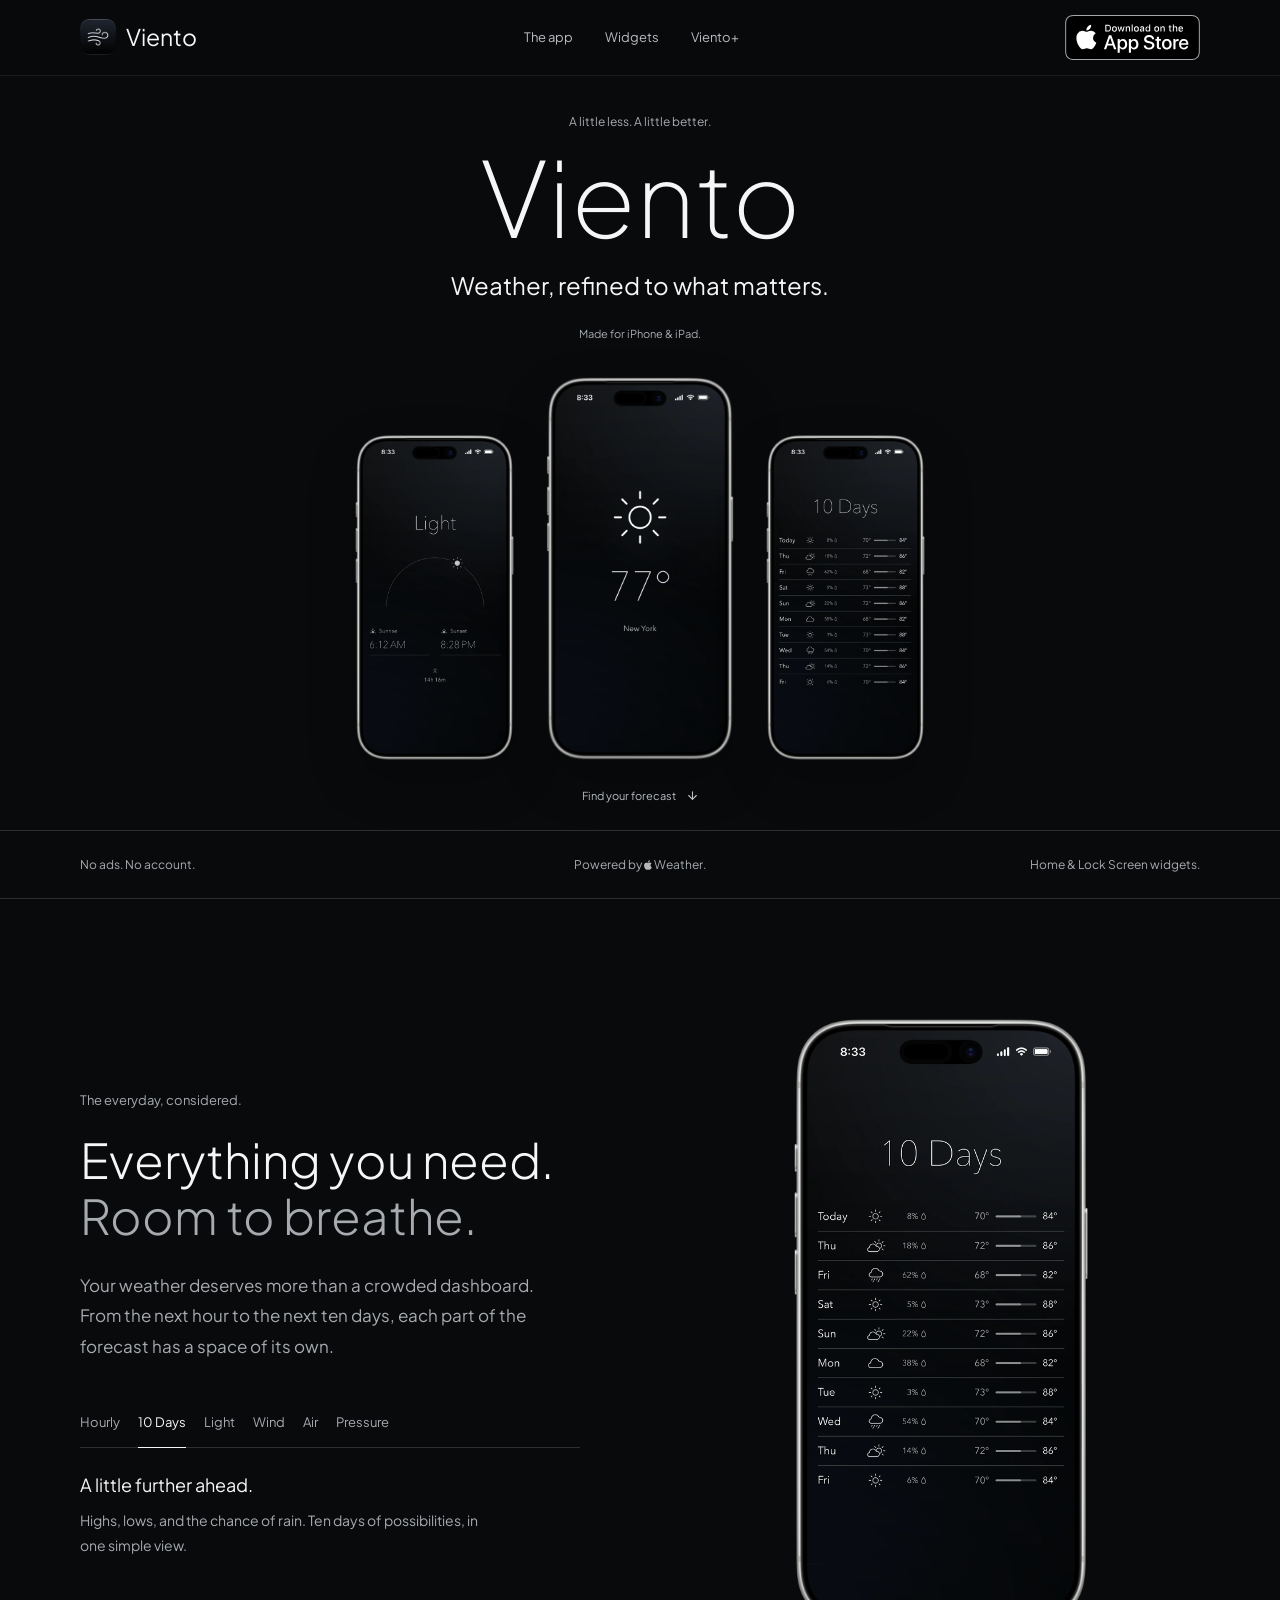
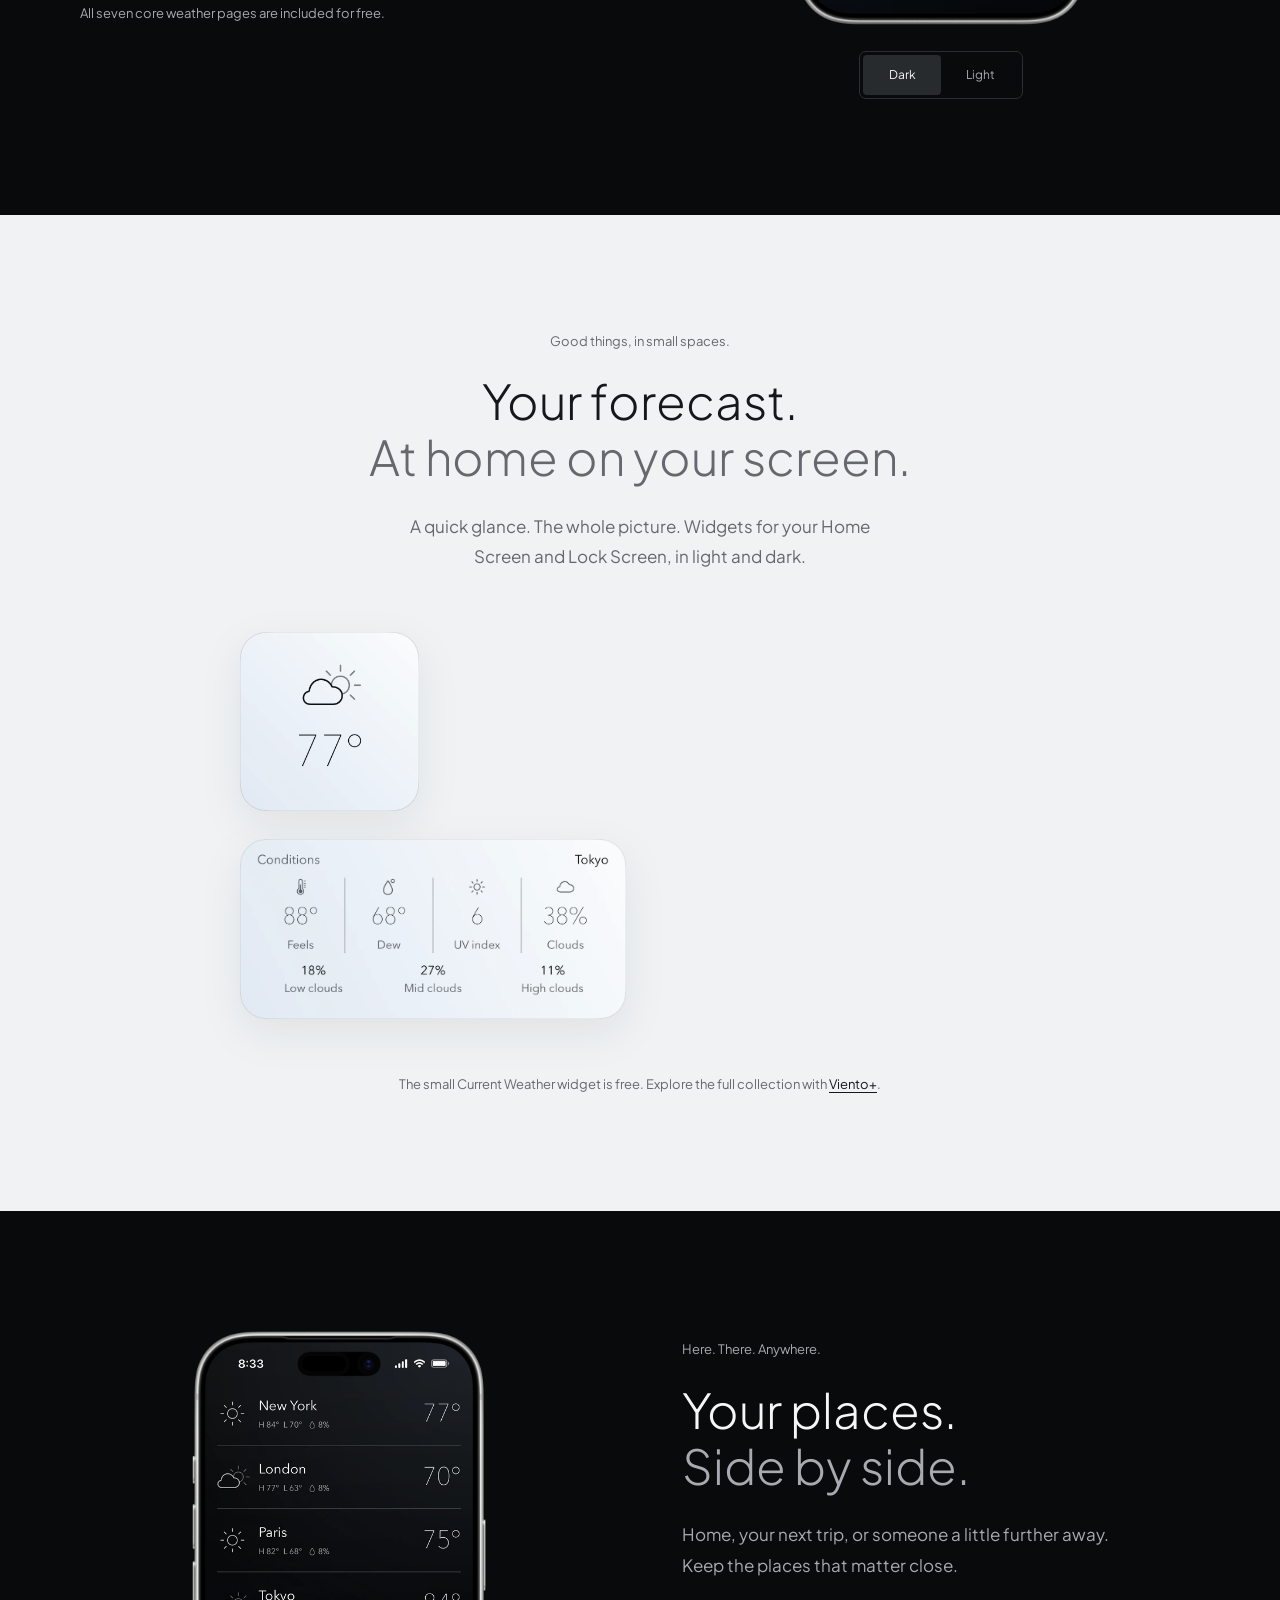
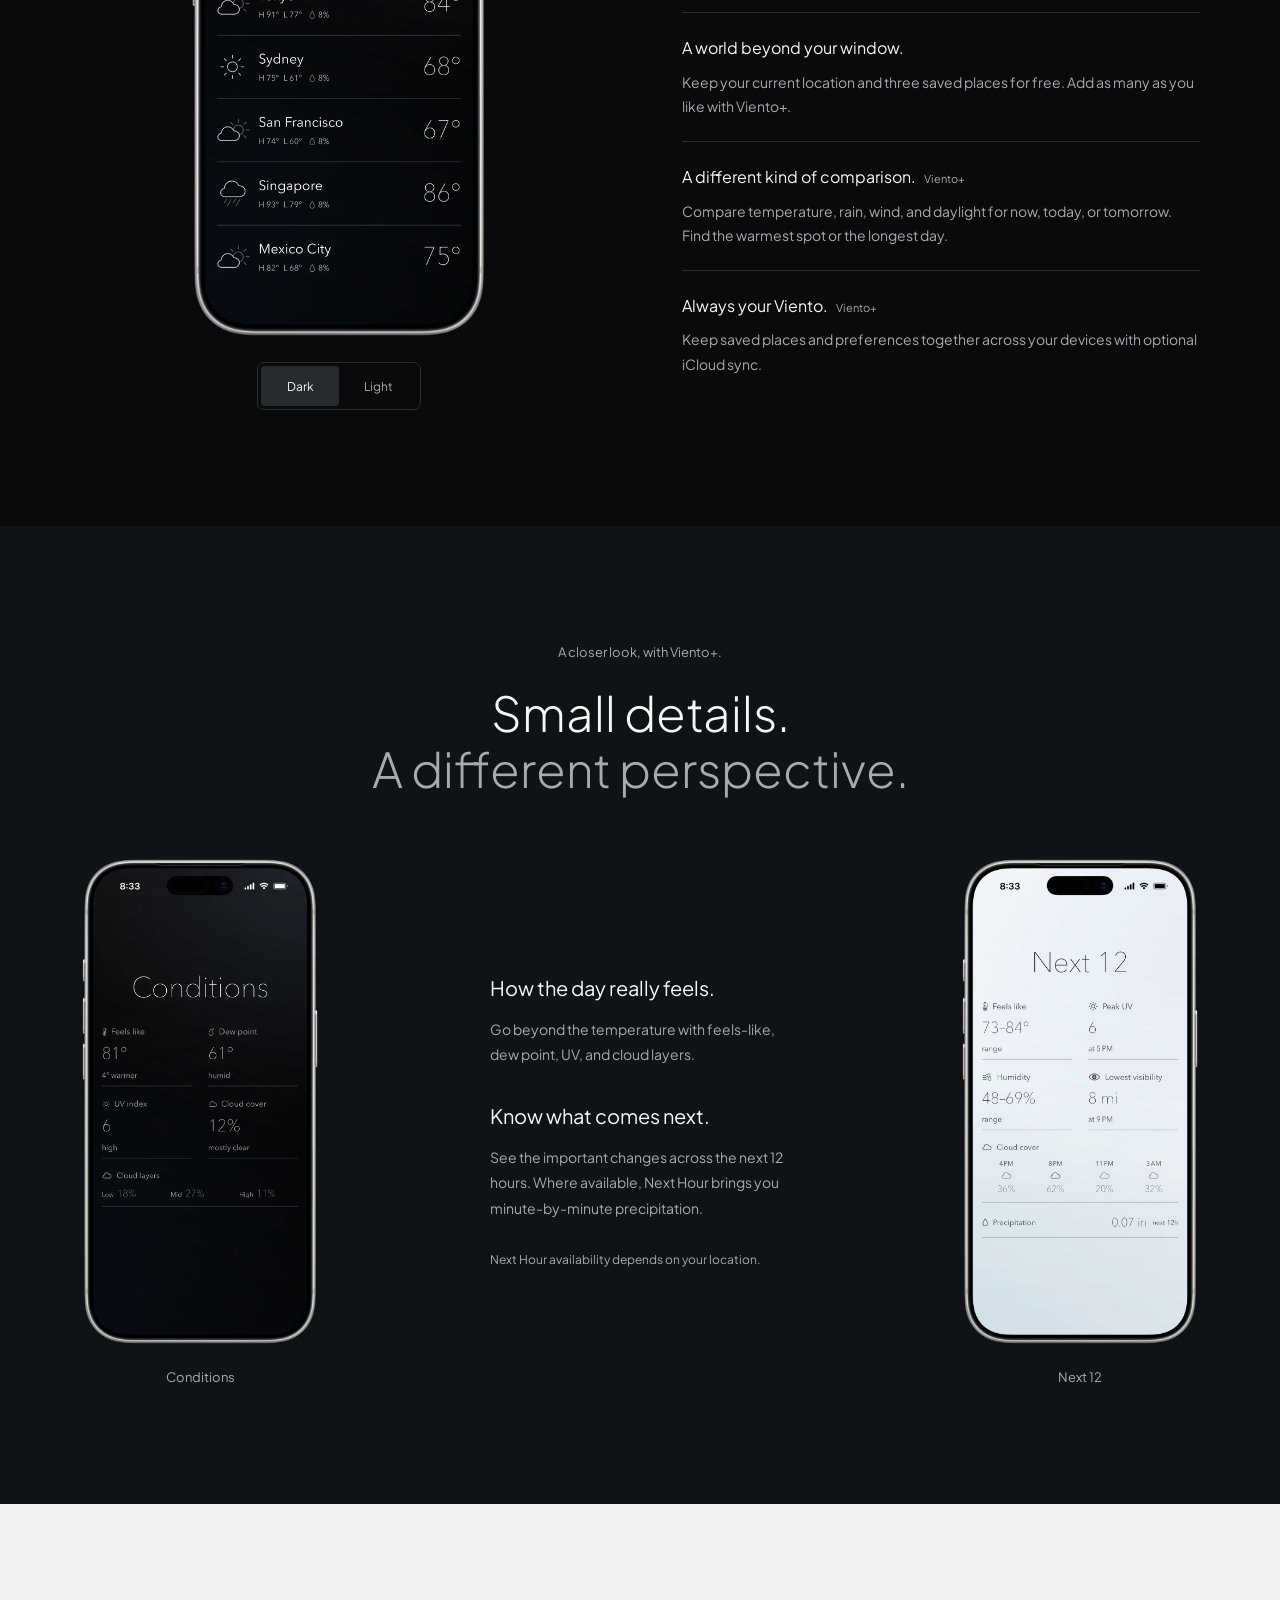
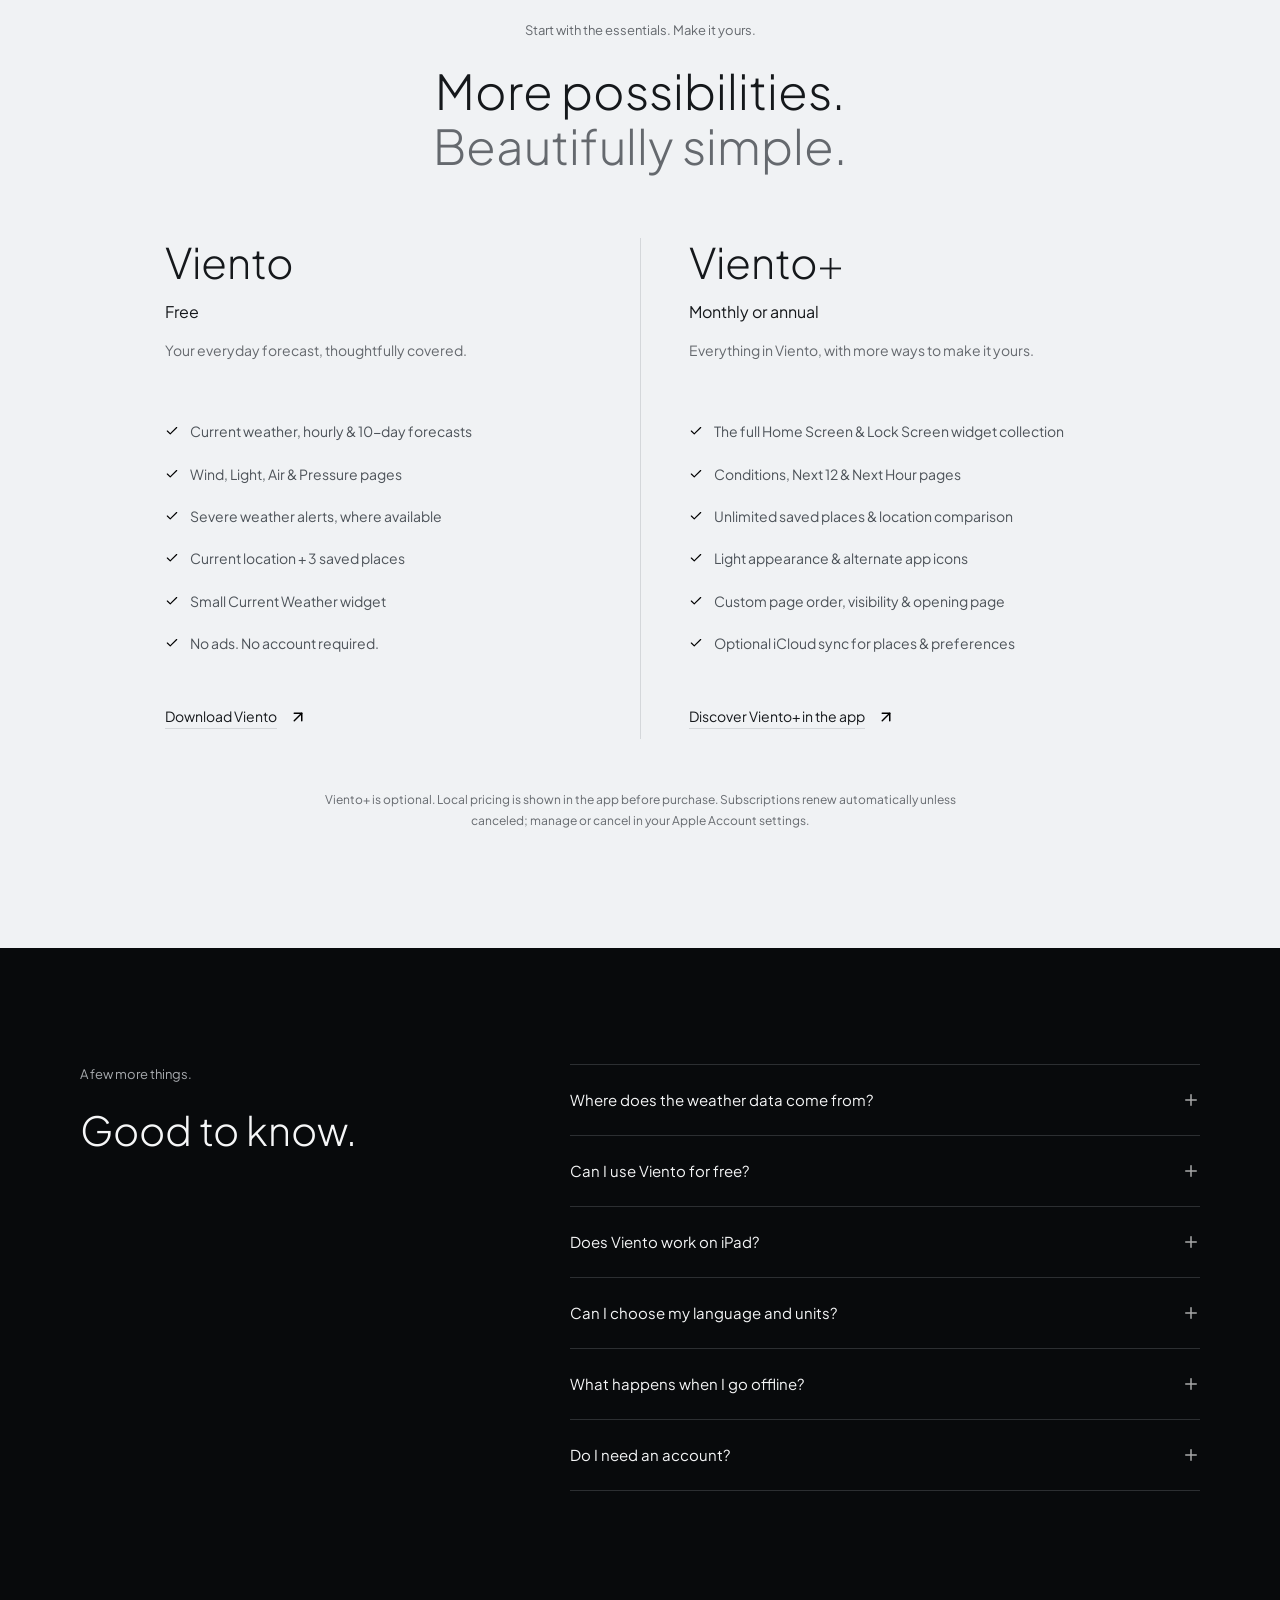
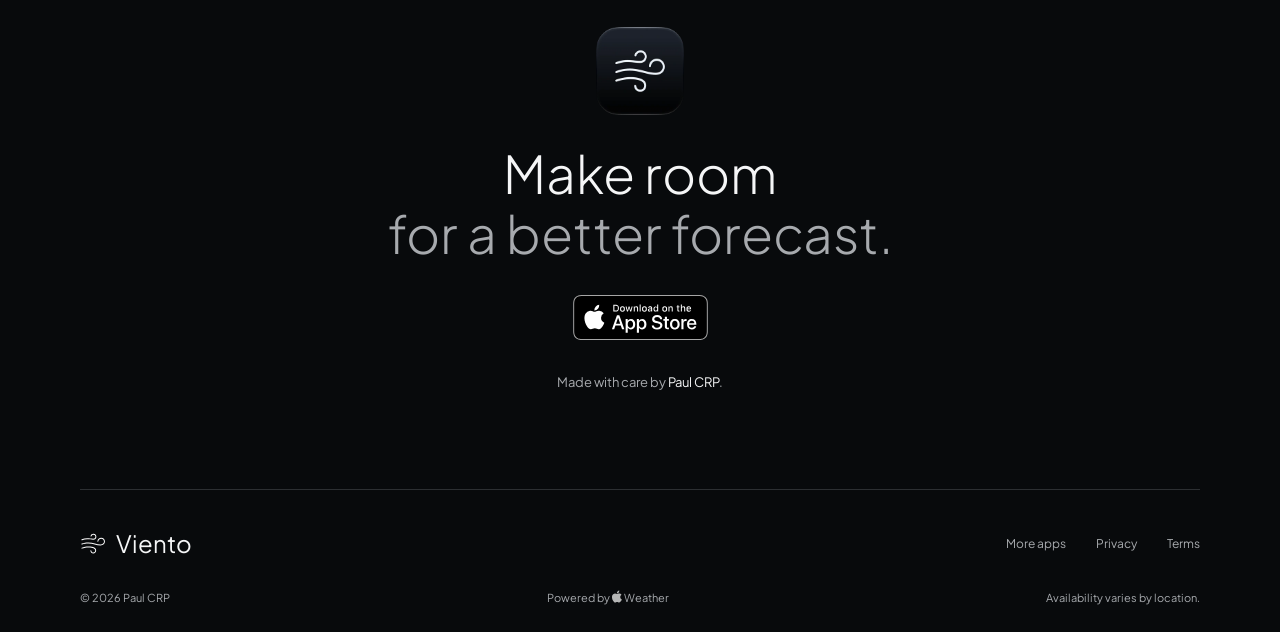
<file: index.html>
<!doctype html>
<html lang="en">
  <head>
    <meta charset="utf-8" />
    <meta name="viewport" content="width=device-width, initial-scale=1" />
    <title>Viento | Minimal Weather App &amp; Widgets for iPhone &amp; iPad</title>
    <meta name="description" content="Meet Viento, a minimal weather app for iPhone and iPad. Explore hourly and 10-day forecasts, Home and Lock Screen widgets, and Apple Weather alerts. No ads." />
    <meta name="robots" content="index,follow,max-image-preview:large,max-snippet:-1,max-video-preview:-1" />
    <meta name="theme-color" content="#080a0c" />
    <meta name="apple-itunes-app" content="app-id=6770246185" />
    <link rel="canonical" href="https://vientoweather.com/" />
    <link rel="icon" type="image/png" href="images/optimized/viento-icon-128.png?v=20260901-2" />
    <link rel="shortcut icon" href="favicon.ico" />
    <link rel="apple-touch-icon" href="images/optimized/viento-icon-256.png?v=20260901-2" />
    <link rel="manifest" href="site.webmanifest" />
    <meta property="og:type" content="website" />
    <meta property="og:site_name" content="Viento" />
    <meta property="og:title" content="Viento. Weather, refined to what matters." />
    <meta property="og:description" content="A beautifully simple weather app for iPhone and iPad. Forecasts, widgets, and the details that make your day." />
    <meta property="og:url" content="https://vientoweather.com/" />
    <meta property="og:image" content="https://vientoweather.com/images/optimized/viento-icon-256.png?v=20260901-2" />
    <meta property="og:image:width" content="256" />
    <meta property="og:image:height" content="256" />
    <meta property="og:image:alt" content="Viento's silver wind symbol on a dark app icon" />
    <meta name="twitter:card" content="summary" />
    <meta name="twitter:title" content="Viento. Weather, refined to what matters." />
    <meta name="twitter:description" content="Minimal weather. Beautiful widgets. Made for iPhone and iPad." />
    <meta name="twitter:image" content="https://vientoweather.com/images/optimized/viento-icon-256.png?v=20260901-2" />
    <link rel="stylesheet" href="assets/css/viento.css?v=20260905-6" />
    <script src="assets/js/viento-previews.js" defer></script>
    <script src="assets/js/viento.js" defer></script>
    <script src="assets/js/analytics.js" defer></script>
    <script type="application/ld+json">
      {
        "@context": "https://schema.org",
        "@type": "MobileApplication",
        "@id": "https://vientoweather.com/#app",
        "name": "Viento",
        "url": "https://vientoweather.com/",
        "description": "A minimal weather app for iPhone and iPad with hourly and 10-day forecasts, widgets, and Apple Weather data. Free to download with optional Viento+ subscriptions.",
        "image": "https://vientoweather.com/images/optimized/viento-icon-256.png?v=20260901-2",
        "operatingSystem": "iOS 18.0 or later, iPadOS 18.0 or later",
        "applicationCategory": "UtilitiesApplication",
        "applicationSubCategory": "Weather",
        "availableOnDevice": ["iPhone", "iPad"],
        "inLanguage": ["en", "es", "de", "fr", "it", "pt-BR"],
        "downloadUrl": "https://apps.apple.com/app/viento-minimal-weather/id6770246185",
        "sameAs": "https://apps.apple.com/app/viento-minimal-weather/id6770246185",
        "mainEntityOfPage": {"@id": "https://vientoweather.com/#webpage"},
        "screenshot": [
          "https://vientoweather.com/images/viento/current-800.webp",
          "https://vientoweather.com/images/viento/daily-dark-800.webp",
          "https://vientoweather.com/images/viento/widget-forecast-1000.webp"
        ],
        "author": {"@type": "Person", "name": "Paul Crapatureanu", "url": "https://paulcrp.com/"},
        "offers": {"@type": "Offer", "price": "0", "priceCurrency": "USD", "description": "Free download. Optional monthly and annual Viento+ subscriptions."}
      }
    </script>
    <script type="application/ld+json">
      {
        "@context": "https://schema.org",
        "@graph": [
          {
            "@type": "WebSite",
            "@id": "https://vientoweather.com/#website",
            "url": "https://vientoweather.com/",
            "name": "Viento",
            "alternateName": "Viento Weather",
            "inLanguage": "en"
          },
          {
            "@type": "WebPage",
            "@id": "https://vientoweather.com/#webpage",
            "url": "https://vientoweather.com/",
            "name": "Viento | Minimal Weather App & Widgets for iPhone & iPad",
            "isPartOf": {"@id": "https://vientoweather.com/#website"},
            "mainEntity": {"@id": "https://vientoweather.com/#app"},
            "inLanguage": "en"
          }
        ]
      }
    </script>
  </head>
  <body>
    <a class="skip-link" href="#main">Skip to content</a>
    <header class="site-header">
      <nav class="navigation wrap" aria-label="Viento navigation">
        <a class="brand" href="#top" aria-label="Viento, back to top">
          <img src="images/viento/icon-96.webp" width="36" height="36" alt="" />
          <span>Viento</span>
        </a>
        <div class="navigation-links">
          <a href="#forecast">The app</a>
          <a href="#widgets">Widgets</a>
          <a href="#plus">Viento+</a>
        </div>
        <a class="store-link" href="https://apps.apple.com/app/viento-minimal-weather/id6770246185" target="_blank" rel="noopener noreferrer"><img src="images/viento/app-store.svg" width="150" height="50" alt="Download on the App Store" /></a>
      </nav>
    </header>

    <main id="main">
      <section class="hero" id="top" aria-labelledby="hero-title">
        <div class="hero-copy">
          <p class="eyebrow">A little less. A little better.</p>
          <h1 id="hero-title">Viento</h1>
          <p class="hero-tagline">Weather, refined to what matters.</p>
          <p class="hero-note">Made for iPhone &amp; iPad.</p>
        </div>
        <div class="hero-devices" role="group" aria-label="Viento's Light, Current, and 10 Days pages">
          <div class="phone hero-phone hero-phone-side">
            <img class="phone-screen" src="images/viento/light-dark-480.webp" width="1206" height="2622" alt="Sunrise, sunset, and the sun's position on Viento's Light page" decoding="async" />
            <img class="phone-frame" src="images/viento/iphone-silver-800.webp" width="1350" height="2760" alt="" decoding="async" />
          </div>
          <div class="phone hero-phone hero-phone-main">
            <img class="phone-screen" src="images/viento/current-480.webp" width="1206" height="2622" alt="Viento's minimal current weather: a sun symbol, 77 degrees, and New York" fetchpriority="high" />
            <img class="phone-frame" src="images/viento/iphone-silver-800.webp" width="1350" height="2760" alt="" />
          </div>
          <div class="phone hero-phone hero-phone-side">
            <img class="phone-screen" id="hero-daily-image" src="images/viento/daily-dark-480.webp" width="1206" height="2622" alt="Viento's 10-day forecast with highs, lows, and rain chances" decoding="async" />
            <img class="phone-frame" src="images/viento/iphone-silver-800.webp" width="1350" height="2760" alt="" decoding="async" />
          </div>
        </div>
        <a class="hero-explore" href="#forecast">Find your forecast <img class="icon" src="images/viento/arrow-down.svg" width="16" height="16" alt="" /></a>
      </section>

      <div class="essentials-bar">
        <div class="wrap essentials-inner"><span>No ads. No account.</span><span>Powered by <a class="apple-weather-attribution" href="https://weatherkit.apple.com/legal-attribution.html" target="_blank" rel="noopener noreferrer" aria-label="Apple Weather"><img src="images/viento/apple-mark.svg" width="8" height="10" alt="" /> Weather</a>.</span><span>Home &amp; Lock Screen widgets.</span></div>
      </div>

      <section class="forecast-section section wrap" id="forecast" aria-labelledby="forecast-title">
        <div class="forecast-copy reveal">
          <p class="eyebrow">The everyday, considered.</p>
          <h2 id="forecast-title">Everything you need.<br /><span class="muted">Room to breathe.</span></h2>
          <p class="section-description">Your weather deserves more than a crowded dashboard. From the next hour to the next ten days, each part of the forecast has a space of its own.</p>
          <div class="forecast-tabs" role="tablist" aria-label="Explore weather pages">
            <button type="button" id="tab-hourly" role="tab" aria-selected="false" aria-controls="forecast-panel" tabindex="-1" data-page="hourly">Hourly</button>
            <button type="button" id="tab-daily" role="tab" aria-selected="true" aria-controls="forecast-panel" data-page="daily">10 Days</button>
            <button type="button" id="tab-light" role="tab" aria-selected="false" aria-controls="forecast-panel" tabindex="-1" data-page="light">Light</button>
            <button type="button" id="tab-wind" role="tab" aria-selected="false" aria-controls="forecast-panel" tabindex="-1" data-page="wind">Wind</button>
            <button type="button" id="tab-air" role="tab" aria-selected="false" aria-controls="forecast-panel" tabindex="-1" data-page="air">Air</button>
            <button type="button" id="tab-pressure" role="tab" aria-selected="false" aria-controls="forecast-panel" tabindex="-1" data-page="pressure">Pressure</button>
          </div>
          <div class="forecast-caption" aria-live="polite" aria-atomic="true">
            <h3 id="forecast-caption-title">A little further ahead.</h3>
            <p id="forecast-caption-text">Highs, lows, and the chance of rain. Ten days of possibilities, in one simple view.</p>
          </div>
          <p class="small-note">All seven core weather pages are included for free.</p>
        </div>
        <div class="forecast-visual reveal" id="forecast-panel" role="tabpanel" aria-labelledby="tab-daily" tabindex="0">
          <div class="phone forecast-phone">
            <img class="phone-screen" id="forecast-image" src="images/viento/daily-dark-800.webp" srcset="images/viento/daily-dark-480.webp 480w, images/viento/daily-dark-800.webp 800w" sizes="(max-width: 700px) 260px, 300px" width="1206" height="2622" alt="Viento's 10-day forecast showing daily temperatures, weather conditions, and rain chances" loading="lazy" decoding="async" />
            <img class="phone-frame" src="images/viento/iphone-silver-800.webp" width="1350" height="2760" alt="" loading="lazy" decoding="async" />
          </div>
          <div class="appearance-toggle" id="forecast-appearance" role="group" aria-label="Forecast screenshot appearance" hidden>
            <button type="button" data-appearance="dark" aria-pressed="true">Dark</button>
            <button type="button" data-appearance="light" aria-pressed="false">Light</button>
          </div>
        </div>
      </section>

      <section class="widget-section light-section section" id="widgets" aria-labelledby="widgets-title">
        <div class="wrap">
          <div class="section-heading reveal">
            <p class="eyebrow">Good things, in small spaces.</p>
            <h2 id="widgets-title">Your forecast.<br /><span class="muted">At home on your screen.</span></h2>
            <p class="section-description">A quick glance. The whole picture. Widgets for your Home Screen and Lock Screen, in light and dark.</p>
          </div>
          <div class="widget-composition reveal" role="group" aria-label="A selection of Viento Home Screen widgets">
            <div class="widget-left">
              <img class="widget-small" src="images/viento/widget-current-632.webp" width="632" height="632" alt="Free Current Weather widget: partly sunny and 77 degrees, in light appearance" loading="lazy" decoding="async" />
              <img class="widget-small" src="images/viento/widget-light-632.webp" width="632" height="632" alt="Viento+ Light widget showing sunrise and sunset in London, in dark appearance" loading="lazy" decoding="async" />
              <img class="widget-medium" src="images/viento/widget-conditions-1000.webp" width="1352" height="632" alt="Viento+ Conditions widget showing feels-like temperature, dew point, UV index, and cloud layers in Tokyo" loading="lazy" decoding="async" />
            </div>
            <img class="widget-large" src="images/viento/widget-forecast-1000.webp" width="1352" height="1416" alt="Viento+ Forecast widget showing Sydney's current temperature and five-day forecast, in dark appearance" loading="lazy" decoding="async" />
          </div>
          <p class="widget-note">The small Current Weather widget is free. Explore the full collection with <a href="#plus">Viento+</a>.</p>
        </div>
      </section>

      <section class="places-section section wrap" aria-labelledby="places-title">
        <div class="places-visual reveal">
          <div class="phone places-phone">
            <img class="phone-screen" id="places-image" src="images/viento/places-dark-800.webp" srcset="images/viento/places-dark-480.webp 480w, images/viento/places-dark-800.webp 800w" sizes="(max-width: 700px) 260px, 300px" width="1206" height="2622" alt="Viento's compact Compare view showing temperatures, highs, lows, and rain chances for eight places" loading="lazy" decoding="async" />
            <img class="phone-frame" src="images/viento/iphone-silver-800.webp" width="1350" height="2760" alt="" loading="lazy" decoding="async" />
          </div>
          <div class="appearance-toggle" id="places-appearance" role="group" aria-label="Places screenshot appearance" hidden>
            <button type="button" data-appearance="dark" aria-pressed="true">Dark</button>
            <button type="button" data-appearance="light" aria-pressed="false">Light</button>
          </div>
        </div>
        <div class="places-copy reveal">
          <p class="eyebrow">Here. There. Anywhere.</p>
          <h2 id="places-title">Your places.<br /><span class="muted">Side by side.</span></h2>
          <p class="section-description">Home, your next trip, or someone a little further away. Keep the places that matter close.</p>
          <div class="feature-lines">
            <div><h3>A world beyond your window.</h3><p>Keep your current location and three saved places for free. Add as many as you like with Viento+.</p></div>
            <div><h3>A different kind of comparison. <span class="plus-label">Viento+</span></h3><p>Compare temperature, rain, wind, and daylight for now, today, or tomorrow. Find the warmest spot or the longest day.</p></div>
            <div><h3>Always your Viento. <span class="plus-label">Viento+</span></h3><p>Keep saved places and preferences together across your devices with optional iCloud sync.</p></div>
          </div>
        </div>
      </section>

      <section class="details-section section" aria-labelledby="details-title">
        <div class="wrap">
          <div class="section-heading reveal">
            <p class="eyebrow">A closer look, with Viento+.</p>
            <h2 id="details-title">Small details.<br /><span class="muted">A different perspective.</span></h2>
          </div>
          <div class="details-layout">
            <figure class="detail-device reveal">
              <div class="phone">
                <img class="phone-screen" src="images/viento/conditions-800.webp" width="1206" height="2622" alt="Viento's Conditions page with feels-like temperature, dew point, UV index, and cloud layers" loading="lazy" decoding="async" />
                <img class="phone-frame" src="images/viento/iphone-silver-800.webp" width="1350" height="2760" alt="" loading="lazy" decoding="async" />
              </div>
              <figcaption>Conditions</figcaption>
            </figure>
            <div class="details-copy reveal">
              <div><h3>How the day really feels.</h3><p>Go beyond the temperature with feels-like, dew point, UV, and cloud layers.</p></div>
              <div><h3>Know what comes next.</h3><p>See the important changes across the next 12 hours. Where available, Next Hour brings you minute-by-minute precipitation.</p></div>
              <p class="small-note">Next Hour availability depends on your location.</p>
            </div>
            <figure class="detail-device reveal">
              <div class="phone">
                <img class="phone-screen" src="images/viento/next-12-800.webp" width="1206" height="2622" alt="Viento's Next 12 page summarizing temperature, rain, peak UV, wind, and cloud changes" loading="lazy" decoding="async" />
                <img class="phone-frame" src="images/viento/iphone-silver-800.webp" width="1350" height="2760" alt="" loading="lazy" decoding="async" />
              </div>
              <figcaption>Next 12</figcaption>
            </figure>
          </div>
        </div>
      </section>

      <section class="plus-section light-section section" id="plus" aria-labelledby="plus-title">
        <div class="wrap">
          <div class="section-heading reveal">
            <p class="eyebrow">Start with the essentials. Make it yours.</p>
            <h2 id="plus-title">More possibilities.<br /><span class="muted">Beautifully simple.</span></h2>
          </div>
          <div class="plans reveal">
            <div class="plan">
              <h3>Viento</h3>
              <p class="plan-price">Free</p>
              <p class="plan-description">Your everyday forecast, thoughtfully covered.</p>
              <ul class="feature-list">
                <li>Current weather, hourly &amp; 10-day forecasts</li>
                <li>Wind, Light, Air &amp; Pressure pages</li>
                <li>Severe weather alerts, where available</li>
                <li>Current location + 3 saved places</li>
                <li>Small Current Weather widget</li>
                <li>No ads. No account required.</li>
              </ul>
              <a class="text-link" href="https://apps.apple.com/app/viento-minimal-weather/id6770246185" target="_blank" rel="noopener noreferrer">Download Viento <img class="icon" src="images/viento/arrow-up-right.svg" width="18" height="18" alt="" /></a>
            </div>
            <div class="plan plan-plus">
              <h3>Viento<span class="wordmark-plus">+</span></h3>
              <p class="plan-price">Monthly or annual</p>
              <p class="plan-description">Everything in Viento, with more ways to make it yours.</p>
              <ul class="feature-list">
                <li>The full Home Screen &amp; Lock Screen widget collection</li>
                <li>Conditions, Next 12 &amp; Next Hour pages</li>
                <li>Unlimited saved places &amp; location comparison</li>
                <li>Light appearance &amp; alternate app icons</li>
                <li>Custom page order, visibility &amp; opening page</li>
                <li>Optional iCloud sync for places &amp; preferences</li>
              </ul>
              <a class="text-link" href="https://apps.apple.com/app/viento-minimal-weather/id6770246185" target="_blank" rel="noopener noreferrer">Discover Viento+ in the app <img class="icon" src="images/viento/arrow-up-right.svg" width="18" height="18" alt="" /></a>
            </div>
          </div>
          <p class="subscription-note">Viento+ is optional. Local pricing is shown in the app before purchase. Subscriptions renew automatically unless canceled; manage or cancel in your Apple Account settings.</p>
        </div>
      </section>

      <section class="faq-section section wrap" aria-labelledby="faq-title">
        <div class="faq-heading reveal"><p class="eyebrow">A few more things.</p><h2 id="faq-title">Good to know.</h2></div>
        <div class="faq-list reveal">
          <details><summary>Where does the weather data come from?<img class="icon" src="images/viento/plus.svg" width="20" height="20" alt="" /></summary><p>Viento uses Apple Weather through WeatherKit. Data and feature availability vary by location. Severe weather alerts and minute-by-minute precipitation are available only in supported regions.</p></details>
          <details><summary>Can I use Viento for free?<img class="icon" src="images/viento/plus.svg" width="20" height="20" alt="" /></summary><p>Yes. Current, Hourly, 10 Days, Wind, Light, Air, and Pressure are free, along with three saved places in addition to your current location and the small Current Weather widget. Viento+ is an optional monthly or annual subscription.</p></details>
          <details><summary>Does Viento work on iPad?<img class="icon" src="images/viento/plus.svg" width="20" height="20" alt="" /></summary><p>Yes. Viento is available for iPhone and iPad running iOS 18 or iPadOS 18 and later.</p></details>
          <details><summary>Can I choose my language and units?<img class="icon" src="images/viento/plus.svg" width="20" height="20" alt="" /></summary><p>Viento speaks English, Spanish, German, French, Italian, and Brazilian Portuguese. Units start with your regional preferences, and you can change temperature, wind, precipitation, distance, and pressure units in Settings.</p></details>
          <details><summary>What happens when I go offline?<img class="icon" src="images/viento/plus.svg" width="20" height="20" alt="" /></summary><p>Previously loaded forecasts remain available when your connection drops. Viento lets you know when it cannot refresh, so you can distinguish saved weather from a fresh update.</p></details>
          <details><summary>Do I need an account?<img class="icon" src="images/viento/plus.svg" width="20" height="20" alt="" /></summary><p>No Viento account is needed, and there are no ads. Your settings and saved places are stored locally first. With Viento+, you can choose to sync them using your own iCloud account.</p></details>
        </div>
      </section>

      <section class="download-section section" id="download" aria-labelledby="download-title">
        <div class="wrap reveal">
          <img class="download-icon" src="images/viento/icon-256.webp" width="88" height="88" alt="Viento app icon" loading="lazy" />
          <h2 id="download-title">Make room<br /><span class="muted">for a better forecast.</span></h2>
          <a class="store-link" href="https://apps.apple.com/app/viento-minimal-weather/id6770246185" target="_blank" rel="noopener noreferrer"><img src="images/viento/app-store.svg" width="135" height="45" alt="Download Viento on the App Store" loading="lazy" /></a>
          <p class="small-note">Made with care by <a href="https://paulcrp.com">Paul CRP</a>.</p>
        </div>
      </section>
    </main>

    <footer class="footer wrap">
      <div class="footer-top"><a class="footer-brand" href="#top"><img src="images/viento/wind-thin.svg" width="27" height="23" alt="" /><span>Viento</span></a><nav aria-label="Footer"><a href="https://paulcrp.com">More apps</a><a href="viento_privacypolicy.html">Privacy</a><a href="https://www.apple.com/legal/internet-services/itunes/dev/stdeula/" target="_blank" rel="noopener noreferrer">Terms</a></nav></div>
      <div class="footer-bottom"><p>&copy; 2026 Paul CRP</p><p>Powered by <a class="weather-attribution" href="https://weatherkit.apple.com/legal-attribution.html" target="_blank" rel="noopener noreferrer" aria-label="Apple Weather"><img src="images/viento/apple-mark.svg" width="10" height="13" alt="" /> Weather</a></p><p>Availability varies by location.</p></div>
    </footer>
  </body>
</html>
</file>
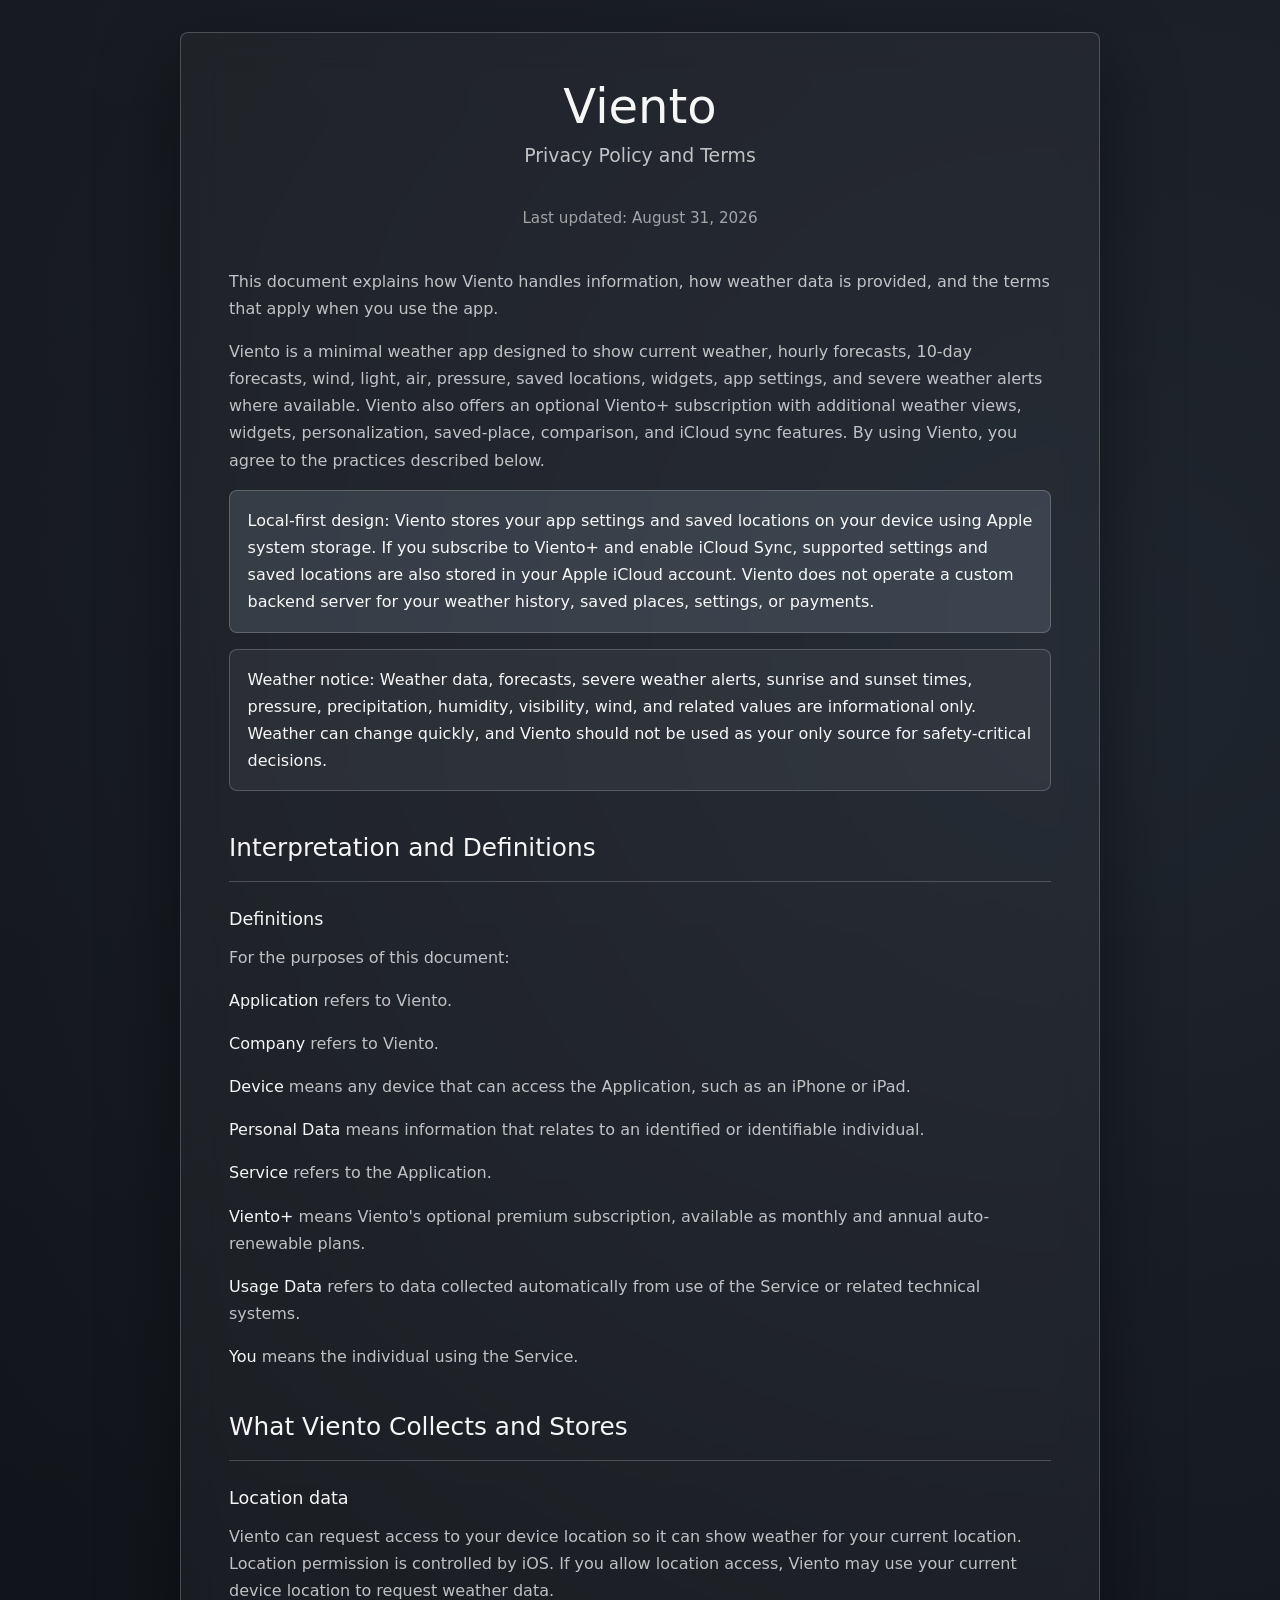
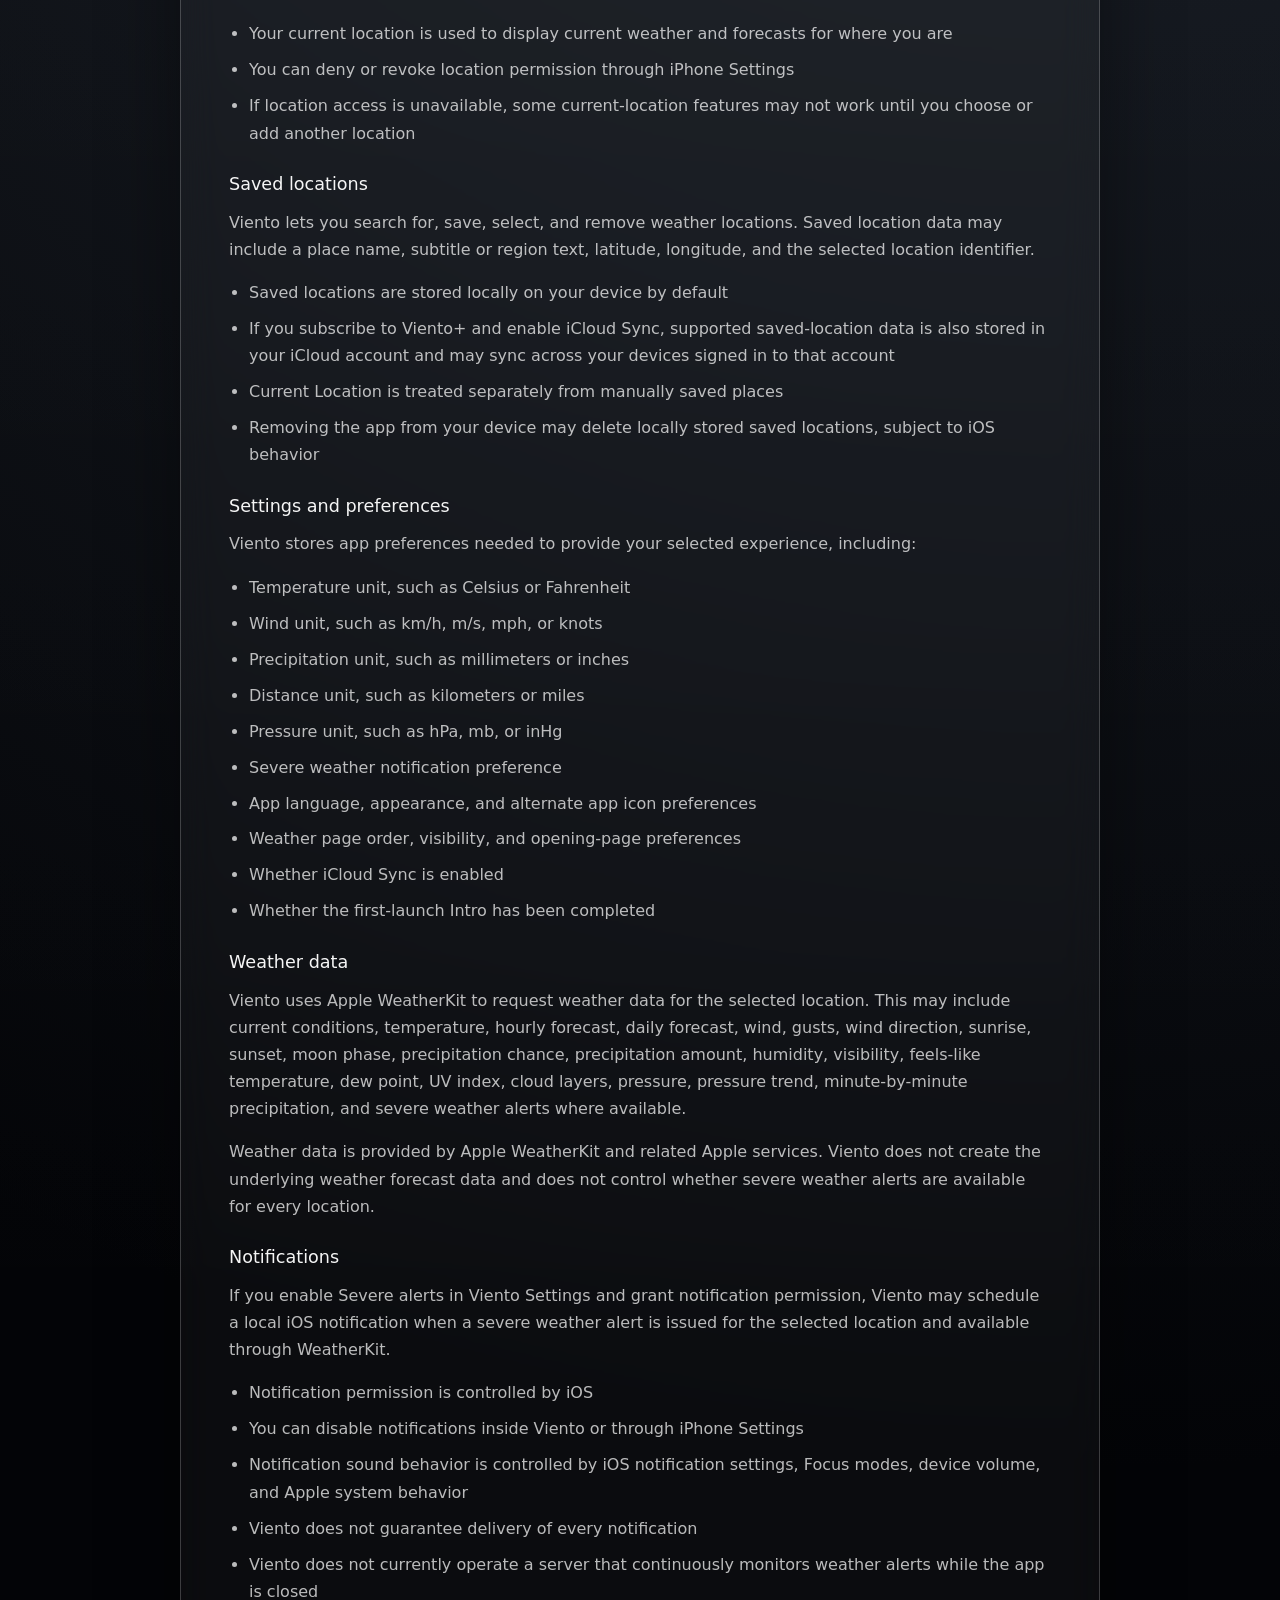
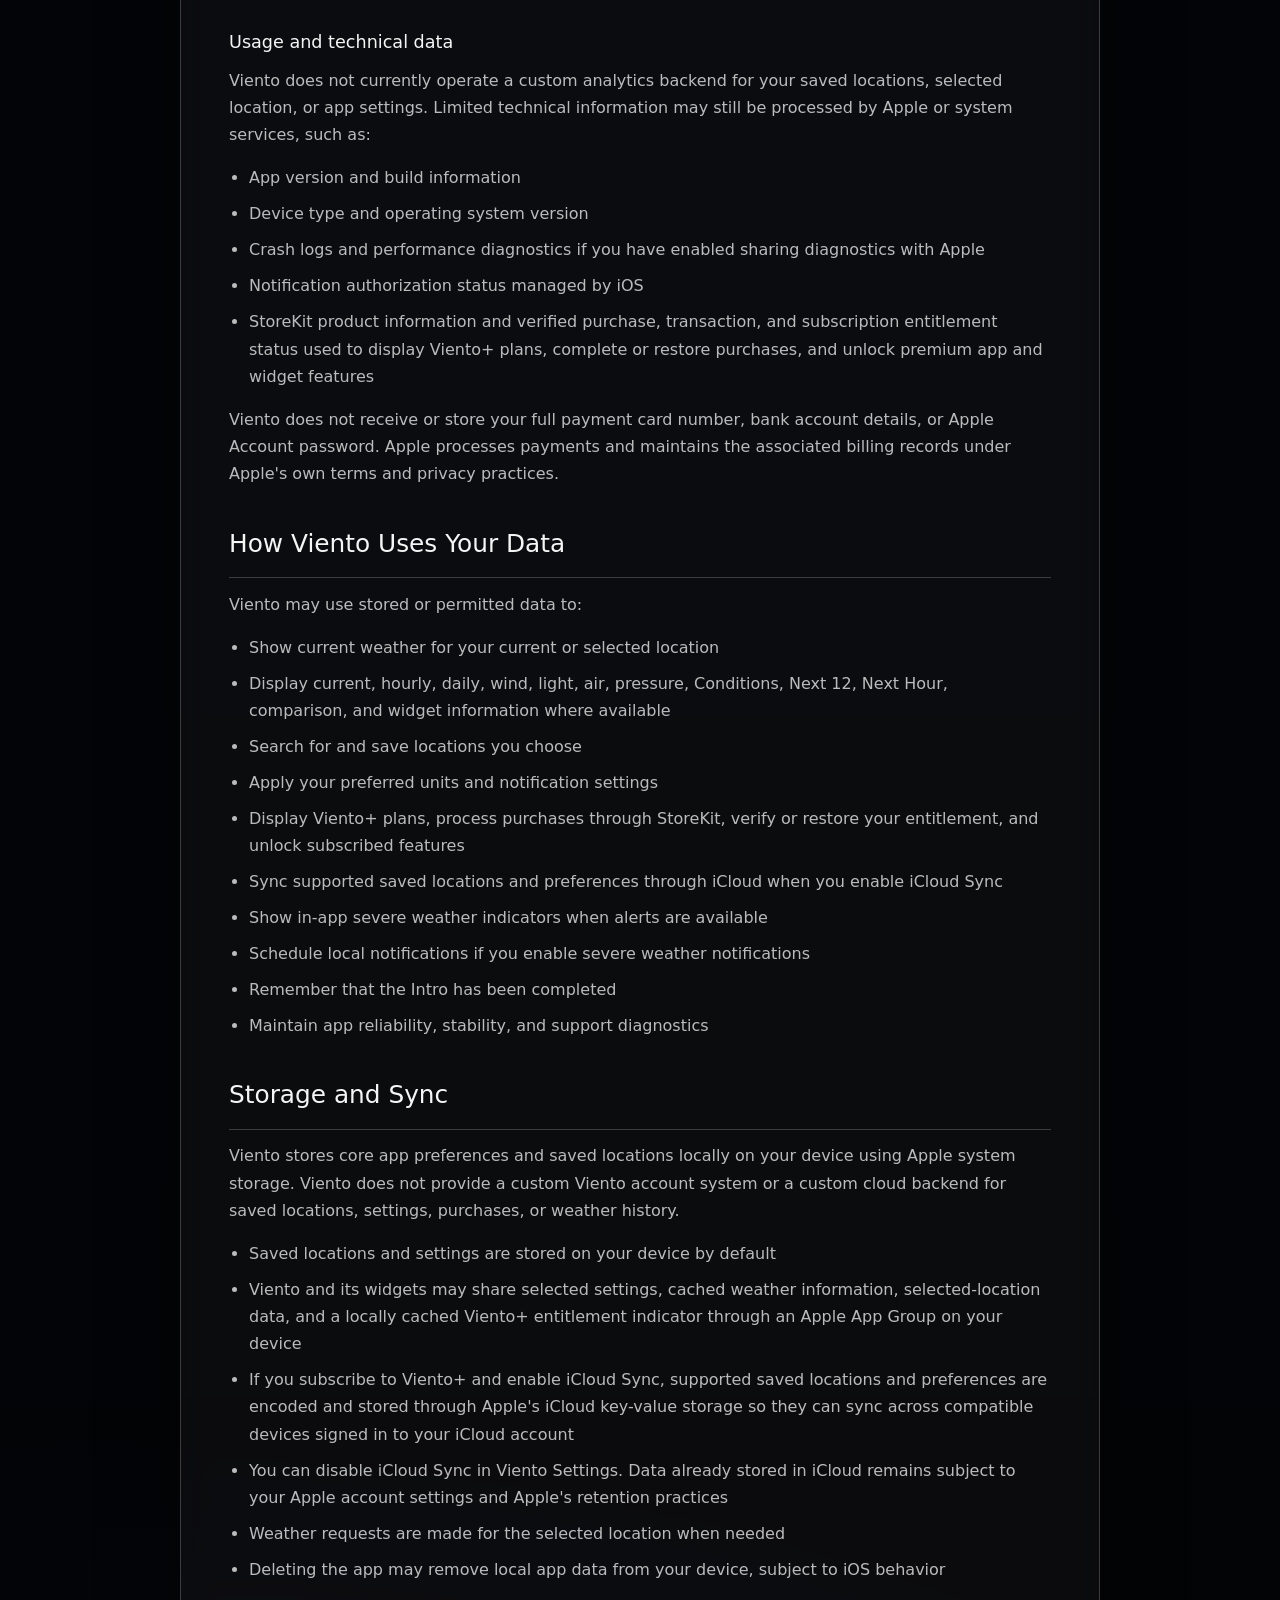
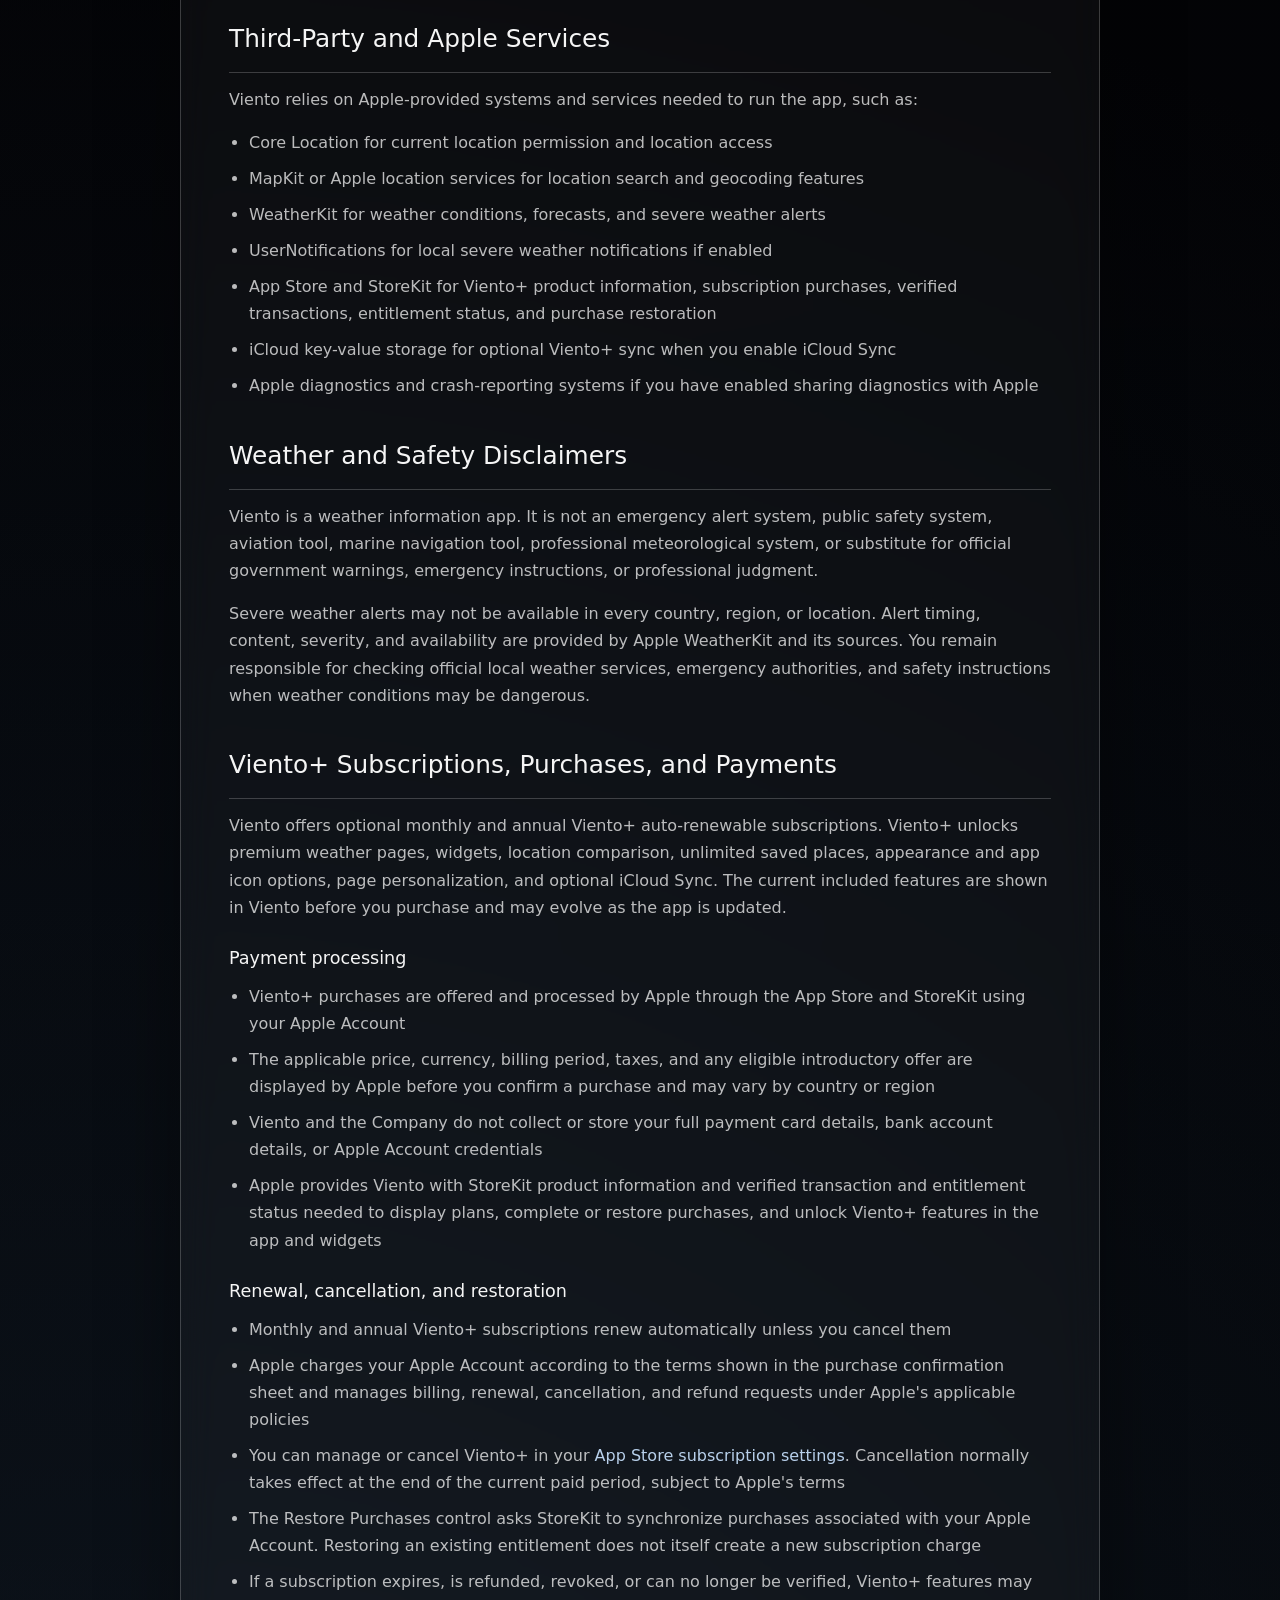
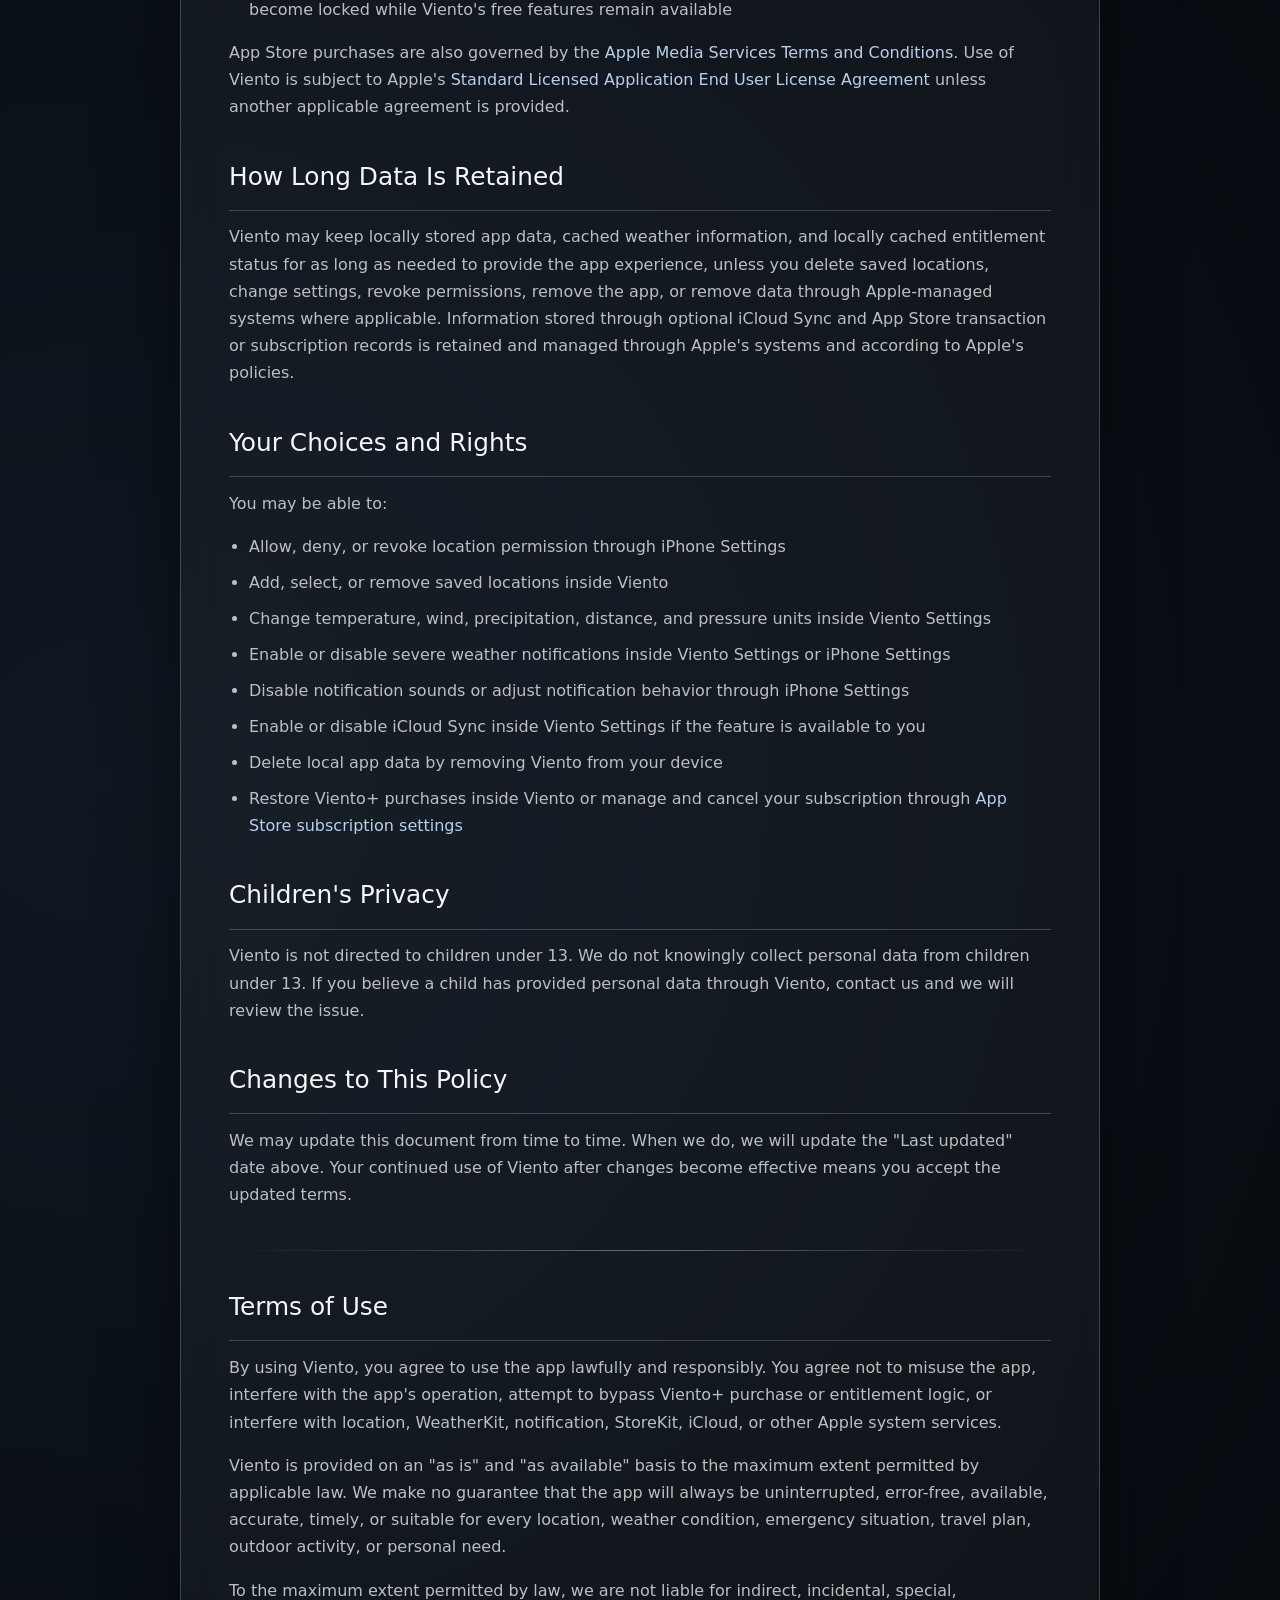
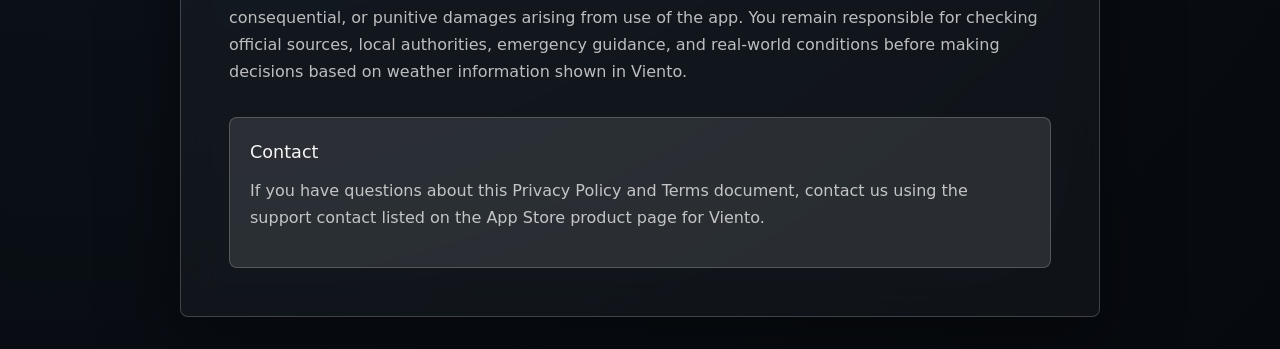
<file: viento_privacypolicy.html>
<!DOCTYPE HTML>
<html lang="en">
	<head>
	  <meta name="robots" content="noindex,follow,noarchive" />
	  <meta name="referrer" content="strict-origin-when-cross-origin" />
		<title>Privacy Policy and Terms - Viento</title>
		<meta charset="utf-8" />
		<meta name="viewport" content="width=device-width, initial-scale=1" />
		<style>
			* {
				margin: 0;
				padding: 0;
				box-sizing: border-box;
			}

			:root {
				--bg: #030407;
				--panel: rgba(255, 255, 255, 0.055);
				--panel-strong: rgba(255, 255, 255, 0.105);
				--text: rgba(255, 255, 255, 0.96);
				--muted: rgba(255, 255, 255, 0.72);
				--soft: rgba(255, 255, 255, 0.58);
				--hairline: rgba(255, 255, 255, 0.20);
				--accent: #b8d0eb;
				--accent-soft: rgba(184, 208, 235, 0.15);
				--warning: rgba(255, 255, 255, 0.10);
				--shadow: rgba(0, 0, 0, 0.42);
			}

			body {
				font-family: "Avenir Next", Avenir, -apple-system, BlinkMacSystemFont, "Segoe UI", system-ui, sans-serif;
				font-weight: 300;
				line-height: 1.7;
				color: var(--text);
				background:
					radial-gradient(circle at 86% 8%, rgba(48, 58, 73, 0.54), transparent 31%),
					radial-gradient(circle at 8% 86%, rgba(20, 31, 44, 0.70), transparent 35%),
					linear-gradient(180deg, rgba(255, 255, 255, 0.045), transparent 36%, rgba(0, 0, 0, 0.42)),
					var(--bg);
				min-height: 100vh;
				padding: 2rem 1rem;
			}

			.container {
				max-width: 920px;
				margin: 0 auto;
				padding: 3rem;
				background: rgba(255, 255, 255, 0.035);
				border: 1px solid var(--hairline);
				border-radius: 8px;
				box-shadow: 0 28px 80px var(--shadow);
				backdrop-filter: blur(18px);
			}

			.hero {
				text-align: center;
				margin-bottom: 2.2rem;
			}

			h1 {
				font-size: 3rem;
				font-weight: 300;
				letter-spacing: 0;
				line-height: 1.08;
				margin-bottom: 0.4rem;
			}

			.hero-subtitle {
				color: var(--muted);
				font-size: 1.18rem;
				font-weight: 300;
				text-align: center;
				margin: 0;
			}

			.last-updated {
				color: var(--soft);
				font-size: 0.95rem;
				text-align: center;
				margin-bottom: 2.2rem;
			}

			h2 {
				font-size: 1.55rem;
				font-weight: 300;
				color: var(--text);
				margin-top: 2.2rem;
				margin-bottom: 0.8rem;
				padding-bottom: 0.75rem;
				border-bottom: 1px solid var(--hairline);
			}

			h3 {
				font-size: 1.1rem;
				font-weight: 300;
				color: var(--text);
				margin-top: 1.45rem;
				margin-bottom: 0.55rem;
			}

			p {
				margin-bottom: 1rem;
				color: var(--muted);
			}

			ul {
				margin-left: 1.25rem;
				margin-bottom: 1rem;
				color: var(--muted);
			}

			li {
				margin-bottom: 0.55rem;
			}

			strong {
				color: var(--text);
				font-weight: 400;
			}

			a {
				color: var(--accent);
				text-decoration: none;
				font-weight: 400;
			}

			a:hover {
				text-decoration: underline;
			}

			.notice {
				background: var(--panel);
				border: 1px solid var(--hairline);
				border-radius: 8px;
				padding: 1rem 1.1rem;
				margin: 1rem 0;
			}

			.notice.accent {
				background: var(--accent-soft);
			}

			.contact-info {
				background: var(--panel-strong);
				border: 1px solid var(--hairline);
				border-radius: 8px;
				padding: 1.25rem;
				margin-top: 2rem;
			}

			.contact-info h3 {
				margin-top: 0;
			}

			.section-divider {
				height: 1px;
				background: linear-gradient(90deg, transparent, rgba(255, 255, 255, 0.36), transparent);
				margin: 2.6rem 0 0;
			}

			@media (max-width: 768px) {
				body {
					padding: 0.85rem 0.55rem;
				}

				.container {
					padding: 1.35rem;
				}

				h1 {
					font-size: 2.35rem;
				}

				h2 {
					font-size: 1.35rem;
				}
			}
		</style>
	</head>
	<body>
		<div class="container">
			<div class="hero">
				<h1>Viento</h1>
				<p class="hero-subtitle">Privacy Policy and Terms</p>
			</div>

			<p class="last-updated">Last updated: August 31, 2026</p>

			<p>This document explains how Viento handles information, how weather data is provided, and the terms that apply when you use the app.</p>

			<p>Viento is a minimal weather app designed to show current weather, hourly forecasts, 10-day forecasts, wind, light, air, pressure, saved locations, widgets, app settings, and severe weather alerts where available. Viento also offers an optional Viento+ subscription with additional weather views, widgets, personalization, saved-place, comparison, and iCloud sync features. By using Viento, you agree to the practices described below.</p>

			<div class="notice accent">
				<strong>Local-first design:</strong> Viento stores your app settings and saved locations on your device using Apple system storage. If you subscribe to Viento+ and enable iCloud Sync, supported settings and saved locations are also stored in your Apple iCloud account. Viento does not operate a custom backend server for your weather history, saved places, settings, or payments.
			</div>

			<div class="notice">
				<strong>Weather notice:</strong> Weather data, forecasts, severe weather alerts, sunrise and sunset times, pressure, precipitation, humidity, visibility, wind, and related values are informational only. Weather can change quickly, and Viento should not be used as your only source for safety-critical decisions.
			</div>

			<h2>Interpretation and Definitions</h2>

			<h3>Definitions</h3>
			<p>For the purposes of this document:</p>
			<p><strong>Application</strong> refers to Viento.</p>
			<p><strong>Company</strong> refers to Viento.</p>
			<p><strong>Device</strong> means any device that can access the Application, such as an iPhone or iPad.</p>
			<p><strong>Personal Data</strong> means information that relates to an identified or identifiable individual.</p>
			<p><strong>Service</strong> refers to the Application.</p>
			<p><strong>Viento+</strong> means Viento's optional premium subscription, available as monthly and annual auto-renewable plans.</p>
			<p><strong>Usage Data</strong> refers to data collected automatically from use of the Service or related technical systems.</p>
			<p><strong>You</strong> means the individual using the Service.</p>

			<h2>What Viento Collects and Stores</h2>

			<h3>Location data</h3>
			<p>Viento can request access to your device location so it can show weather for your current location. Location permission is controlled by iOS. If you allow location access, Viento may use your current device location to request weather data.</p>
			<ul>
				<li>Your current location is used to display current weather and forecasts for where you are</li>
				<li>You can deny or revoke location permission through iPhone Settings</li>
				<li>If location access is unavailable, some current-location features may not work until you choose or add another location</li>
			</ul>

			<h3>Saved locations</h3>
			<p>Viento lets you search for, save, select, and remove weather locations. Saved location data may include a place name, subtitle or region text, latitude, longitude, and the selected location identifier.</p>
			<ul>
				<li>Saved locations are stored locally on your device by default</li>
				<li>If you subscribe to Viento+ and enable iCloud Sync, supported saved-location data is also stored in your iCloud account and may sync across your devices signed in to that account</li>
				<li>Current Location is treated separately from manually saved places</li>
				<li>Removing the app from your device may delete locally stored saved locations, subject to iOS behavior</li>
			</ul>

			<h3>Settings and preferences</h3>
			<p>Viento stores app preferences needed to provide your selected experience, including:</p>
			<ul>
				<li>Temperature unit, such as Celsius or Fahrenheit</li>
				<li>Wind unit, such as km/h, m/s, mph, or knots</li>
				<li>Precipitation unit, such as millimeters or inches</li>
				<li>Distance unit, such as kilometers or miles</li>
				<li>Pressure unit, such as hPa, mb, or inHg</li>
				<li>Severe weather notification preference</li>
				<li>App language, appearance, and alternate app icon preferences</li>
				<li>Weather page order, visibility, and opening-page preferences</li>
				<li>Whether iCloud Sync is enabled</li>
				<li>Whether the first-launch Intro has been completed</li>
			</ul>

			<h3>Weather data</h3>
			<p>Viento uses Apple WeatherKit to request weather data for the selected location. This may include current conditions, temperature, hourly forecast, daily forecast, wind, gusts, wind direction, sunrise, sunset, moon phase, precipitation chance, precipitation amount, humidity, visibility, feels-like temperature, dew point, UV index, cloud layers, pressure, pressure trend, minute-by-minute precipitation, and severe weather alerts where available.</p>

			<p>Weather data is provided by Apple WeatherKit and related Apple services. Viento does not create the underlying weather forecast data and does not control whether severe weather alerts are available for every location.</p>

			<h3>Notifications</h3>
			<p>If you enable Severe alerts in Viento Settings and grant notification permission, Viento may schedule a local iOS notification when a severe weather alert is issued for the selected location and available through WeatherKit.</p>
			<ul>
				<li>Notification permission is controlled by iOS</li>
				<li>You can disable notifications inside Viento or through iPhone Settings</li>
				<li>Notification sound behavior is controlled by iOS notification settings, Focus modes, device volume, and Apple system behavior</li>
				<li>Viento does not guarantee delivery of every notification</li>
				<li>Viento does not currently operate a server that continuously monitors weather alerts while the app is closed</li>
			</ul>

			<h3>Usage and technical data</h3>
			<p>Viento does not currently operate a custom analytics backend for your saved locations, selected location, or app settings. Limited technical information may still be processed by Apple or system services, such as:</p>
			<ul>
				<li>App version and build information</li>
				<li>Device type and operating system version</li>
				<li>Crash logs and performance diagnostics if you have enabled sharing diagnostics with Apple</li>
				<li>Notification authorization status managed by iOS</li>
				<li>StoreKit product information and verified purchase, transaction, and subscription entitlement status used to display Viento+ plans, complete or restore purchases, and unlock premium app and widget features</li>
			</ul>
			<p>Viento does not receive or store your full payment card number, bank account details, or Apple Account password. Apple processes payments and maintains the associated billing records under Apple's own terms and privacy practices.</p>

			<h2>How Viento Uses Your Data</h2>
			<p>Viento may use stored or permitted data to:</p>
			<ul>
				<li>Show current weather for your current or selected location</li>
				<li>Display current, hourly, daily, wind, light, air, pressure, Conditions, Next 12, Next Hour, comparison, and widget information where available</li>
				<li>Search for and save locations you choose</li>
				<li>Apply your preferred units and notification settings</li>
				<li>Display Viento+ plans, process purchases through StoreKit, verify or restore your entitlement, and unlock subscribed features</li>
				<li>Sync supported saved locations and preferences through iCloud when you enable iCloud Sync</li>
				<li>Show in-app severe weather indicators when alerts are available</li>
				<li>Schedule local notifications if you enable severe weather notifications</li>
				<li>Remember that the Intro has been completed</li>
				<li>Maintain app reliability, stability, and support diagnostics</li>
			</ul>

			<h2>Storage and Sync</h2>
			<p>Viento stores core app preferences and saved locations locally on your device using Apple system storage. Viento does not provide a custom Viento account system or a custom cloud backend for saved locations, settings, purchases, or weather history.</p>
			<ul>
				<li>Saved locations and settings are stored on your device by default</li>
				<li>Viento and its widgets may share selected settings, cached weather information, selected-location data, and a locally cached Viento+ entitlement indicator through an Apple App Group on your device</li>
				<li>If you subscribe to Viento+ and enable iCloud Sync, supported saved locations and preferences are encoded and stored through Apple's iCloud key-value storage so they can sync across compatible devices signed in to your iCloud account</li>
				<li>You can disable iCloud Sync in Viento Settings. Data already stored in iCloud remains subject to your Apple account settings and Apple's retention practices</li>
				<li>Weather requests are made for the selected location when needed</li>
				<li>Deleting the app may remove local app data from your device, subject to iOS behavior</li>
			</ul>

			<h2>Third-Party and Apple Services</h2>
			<p>Viento relies on Apple-provided systems and services needed to run the app, such as:</p>
			<ul>
				<li>Core Location for current location permission and location access</li>
				<li>MapKit or Apple location services for location search and geocoding features</li>
				<li>WeatherKit for weather conditions, forecasts, and severe weather alerts</li>
				<li>UserNotifications for local severe weather notifications if enabled</li>
				<li>App Store and StoreKit for Viento+ product information, subscription purchases, verified transactions, entitlement status, and purchase restoration</li>
				<li>iCloud key-value storage for optional Viento+ sync when you enable iCloud Sync</li>
				<li>Apple diagnostics and crash-reporting systems if you have enabled sharing diagnostics with Apple</li>
			</ul>

			<h2>Weather and Safety Disclaimers</h2>
			<p>Viento is a weather information app. It is not an emergency alert system, public safety system, aviation tool, marine navigation tool, professional meteorological system, or substitute for official government warnings, emergency instructions, or professional judgment.</p>

			<p>Severe weather alerts may not be available in every country, region, or location. Alert timing, content, severity, and availability are provided by Apple WeatherKit and its sources. You remain responsible for checking official local weather services, emergency authorities, and safety instructions when weather conditions may be dangerous.</p>

			<h2>Viento+ Subscriptions, Purchases, and Payments</h2>
			<p>Viento offers optional monthly and annual Viento+ auto-renewable subscriptions. Viento+ unlocks premium weather pages, widgets, location comparison, unlimited saved places, appearance and app icon options, page personalization, and optional iCloud Sync. The current included features are shown in Viento before you purchase and may evolve as the app is updated.</p>

			<h3>Payment processing</h3>
			<ul>
				<li>Viento+ purchases are offered and processed by Apple through the App Store and StoreKit using your Apple Account</li>
				<li>The applicable price, currency, billing period, taxes, and any eligible introductory offer are displayed by Apple before you confirm a purchase and may vary by country or region</li>
				<li>Viento and the Company do not collect or store your full payment card details, bank account details, or Apple Account credentials</li>
				<li>Apple provides Viento with StoreKit product information and verified transaction and entitlement status needed to display plans, complete or restore purchases, and unlock Viento+ features in the app and widgets</li>
			</ul>

			<h3>Renewal, cancellation, and restoration</h3>
			<ul>
				<li>Monthly and annual Viento+ subscriptions renew automatically unless you cancel them</li>
				<li>Apple charges your Apple Account according to the terms shown in the purchase confirmation sheet and manages billing, renewal, cancellation, and refund requests under Apple's applicable policies</li>
				<li>You can manage or cancel Viento+ in your <a href="https://apps.apple.com/account/subscriptions">App Store subscription settings</a>. Cancellation normally takes effect at the end of the current paid period, subject to Apple's terms</li>
				<li>The Restore Purchases control asks StoreKit to synchronize purchases associated with your Apple Account. Restoring an existing entitlement does not itself create a new subscription charge</li>
				<li>If a subscription expires, is refunded, revoked, or can no longer be verified, Viento+ features may become locked while Viento's free features remain available</li>
			</ul>
			<p>App Store purchases are also governed by the <a href="https://www.apple.com/legal/internet-services/itunes/">Apple Media Services Terms and Conditions</a>. Use of Viento is subject to Apple's <a href="https://www.apple.com/legal/internet-services/itunes/dev/stdeula/">Standard Licensed Application End User License Agreement</a> unless another applicable agreement is provided.</p>

			<h2>How Long Data Is Retained</h2>
			<p>Viento may keep locally stored app data, cached weather information, and locally cached entitlement status for as long as needed to provide the app experience, unless you delete saved locations, change settings, revoke permissions, remove the app, or remove data through Apple-managed systems where applicable. Information stored through optional iCloud Sync and App Store transaction or subscription records is retained and managed through Apple's systems and according to Apple's policies.</p>

			<h2>Your Choices and Rights</h2>
			<p>You may be able to:</p>
			<ul>
				<li>Allow, deny, or revoke location permission through iPhone Settings</li>
				<li>Add, select, or remove saved locations inside Viento</li>
				<li>Change temperature, wind, precipitation, distance, and pressure units inside Viento Settings</li>
				<li>Enable or disable severe weather notifications inside Viento Settings or iPhone Settings</li>
				<li>Disable notification sounds or adjust notification behavior through iPhone Settings</li>
				<li>Enable or disable iCloud Sync inside Viento Settings if the feature is available to you</li>
				<li>Delete local app data by removing Viento from your device</li>
				<li>Restore Viento+ purchases inside Viento or manage and cancel your subscription through <a href="https://apps.apple.com/account/subscriptions">App Store subscription settings</a></li>
			</ul>

			<h2>Children's Privacy</h2>
			<p>Viento is not directed to children under 13. We do not knowingly collect personal data from children under 13. If you believe a child has provided personal data through Viento, contact us and we will review the issue.</p>

			<h2>Changes to This Policy</h2>
			<p>We may update this document from time to time. When we do, we will update the "Last updated" date above. Your continued use of Viento after changes become effective means you accept the updated terms.</p>

			<div class="section-divider"></div>

			<h2>Terms of Use</h2>
			<p>By using Viento, you agree to use the app lawfully and responsibly. You agree not to misuse the app, interfere with the app's operation, attempt to bypass Viento+ purchase or entitlement logic, or interfere with location, WeatherKit, notification, StoreKit, iCloud, or other Apple system services.</p>

			<p>Viento is provided on an "as is" and "as available" basis to the maximum extent permitted by applicable law. We make no guarantee that the app will always be uninterrupted, error-free, available, accurate, timely, or suitable for every location, weather condition, emergency situation, travel plan, outdoor activity, or personal need.</p>

			<p>To the maximum extent permitted by law, we are not liable for indirect, incidental, special, consequential, or punitive damages arising from use of the app. You remain responsible for checking official sources, local authorities, emergency guidance, and real-world conditions before making decisions based on weather information shown in Viento.</p>

			<div class="contact-info">
				<h3>Contact</h3>
				<p>If you have questions about this Privacy Policy and Terms document, contact us using the support contact listed on the App Store product page for Viento.</p>
			</div>
		</div>
	</body>
</html>
</file>
<file: assets/css/viento.css>
@font-face {
  font-family: "Viento Fallback";
  src: url("../fonts/plus-jakarta-sans-latin.woff2") format("woff2");
  font-style: normal;
  font-weight: 200 800;
  font-display: swap;
}

:root {
  color-scheme: dark;
  --background: #080a0c;
  --surface: #101315;
  --text: #f5f6f7;
  --secondary: #a7aaae;
  --line: #2c2f32;
  --ease: cubic-bezier(.22, 1, .36, 1);
  font-family: "Avenir Next", Avenir, "Viento Fallback", sans-serif;
  color: var(--text);
  background: var(--background);
  font-synthesis: none;
  letter-spacing: 0;
  -webkit-font-smoothing: antialiased;
}

* { box-sizing: border-box; }
html { scroll-behavior: smooth; scroll-padding-top: 96px; }
body { margin: 0; font-size: 16px; line-height: 1.6; }
button, a { -webkit-tap-highlight-color: transparent; }
a { color: inherit; text-decoration: none; }
button { color: inherit; font: inherit; cursor: pointer; }
img { display: block; max-width: 100%; }
button, input, summary, a { touch-action: manipulation; }
button:focus-visible, a:focus-visible, summary:focus-visible, [tabindex="0"]:focus-visible { outline: 2px solid currentColor; outline-offset: 6px; }
[hidden] { display: none !important; }
figure, h1, h2, h3, p { margin: 0; }
h1, h2, h3 { font-weight: 400; line-height: 1.16; text-wrap: balance; }
h2 { font-size: 48px; font-weight: 300; }
h3 { font-size: 19px; }
.wrap { width: min(1120px, calc(100% - 80px)); margin-inline: auto; }
.section { padding-block: 116px; }
.muted { color: var(--secondary); }
.eyebrow { font-size: 13px; color: var(--secondary); margin-bottom: 22px; }
.section-description { color: var(--secondary); font-size: 17px; line-height: 1.8; max-width: 470px; margin-top: 26px; text-wrap: pretty; }
.section-heading { text-align: center; }
.section-heading .section-description { margin-inline: auto; max-width: 480px; }
.small-note { color: var(--secondary); font-size: 13px; line-height: 1.7; }
.small-note a { color: var(--text); }
.icon { flex: 0 0 auto; width: 18px; height: 18px; filter: invert(1); }
.skip-link { position: fixed; left: 20px; top: -100px; background: #fff; color: #000; padding: 12px 18px; z-index: 100; }
.skip-link:focus { top: 15px; }

.site-header { height: 76px; position: sticky; top: 0; background: rgb(8 10 12 / 91%); backdrop-filter: blur(18px); z-index: 30; border-bottom: 1px solid rgb(255 255 255 / 7%); }
.navigation { display: flex; align-items: center; justify-content: space-between; height: 100%; gap: 28px; }
.brand { display: flex; align-items: center; gap: 10px; font-size: 23px; }
.brand img { border-radius: 8px; }
.navigation-links { display: flex; align-items: center; gap: 32px; font-size: 13px; color: #b9bcc0; }
.navigation-links a { transition: color .2s ease; }
.navigation-links a:hover { color: #fff; }
.button { display: inline-flex; justify-content: center; align-items: center; gap: 10px; padding: 11px 20px; min-height: 44px; border-radius: 6px; border: 1px solid #575b60; transition: background .2s ease, transform .2s ease; }
.button-small { font-size: 12px; padding: 8px 16px; }
.button:hover { background: #24272a; }
.button:active, .store-link:active { transform: scale(.97); }
.button .icon, .text-link .icon { transition: transform .3s var(--ease); }
.button:hover .icon, .text-link:hover .icon { transform: translate(2px, -2px); }
.store-link { display: inline-block; transition: opacity .2s ease, transform .2s ease; }
.store-link:hover { opacity: .8; }
.store-link img { width: 150px; height: 50px; }
.navigation .store-link { flex-shrink: 0; line-height: 0; }
.navigation .store-link img { width: 135px; height: 45px; }

.hero { padding: 36px 24px 24px; text-align: center; overflow: hidden; }
.hero-copy .eyebrow { margin: 0 0 8px; font-size: 12px; }
.hero h1 { font-size: 104px; font-weight: 200; line-height: 1.1; }
.hero-tagline { font-size: 24px; font-weight: 400; margin: 12px auto 21px; text-wrap: balance; }
.hero-note { font-size: 11px; color: var(--secondary); margin-top: 9px; }
.apple-weather-attribution { display: inline; font: inherit; line-height: inherit; vertical-align: baseline; white-space: nowrap; transition: color .2s ease; }
.apple-weather-attribution img { display: inline-block; width: 8px; height: 10px; vertical-align: -1px; opacity: .7; }
.apple-weather-attribution:hover { color: var(--text); }
.apple-weather-attribution:hover img { opacity: 1; }
.hero-devices { display: flex; justify-content: center; align-items: flex-end; gap: 30px; height: min(390px, 43svh); margin: 32px auto 0; }
.phone { position: relative; aspect-ratio: 1350 / 2760; flex-shrink: 0; }
.phone-screen { position: absolute; left: 4.3764%; top: 2.0319%; width: 91.2472%; height: 95.9362%; object-fit: cover; border-radius: 15.83% / 7.3645%; }
.phone-frame { position: absolute; inset: 0; width: 100%; height: 100%; pointer-events: none; }
.hero-phone { height: 100%; width: auto; filter: drop-shadow(0 20px 24px rgb(0 0 0 / 24%)); }
.hero-phone-side { height: 85%; margin-bottom: 0; }
.hero-explore { display: inline-flex; gap: 10px; align-items: center; font-size: 11px; color: #b9bcc0; margin-top: 25px; }
.hero-explore .icon { width: 13px; height: 13px; opacity: .75; }
.essentials-bar { border-block: 1px solid var(--line); }
.essentials-inner { display: grid; grid-template-columns: 1fr auto 1fr; align-items: center; gap: 20px; padding-block: 24px; font-size: 12px; color: var(--secondary); }
.essentials-inner > span:nth-child(2) { justify-self: center; }
.essentials-inner > span:last-child { justify-self: end; text-align: right; }

.forecast-section { display: grid; grid-template-columns: 1fr 1fr; align-items: center; gap: 84px; }
.forecast-copy { max-width: 500px; }
.forecast-visual { display: flex; flex-direction: column; align-items: center; justify-content: center; gap: 22px; padding-inline: 24px; }
.forecast-phone, .places-phone { width: 300px; }
.forecast-tabs { display: flex; flex-wrap: wrap; gap: 0 18px; margin-top: 40px; border-bottom: 1px solid var(--line); }
.forecast-tabs button { border: 0; border-bottom: 1px solid transparent; margin-bottom: -1px; padding: 10px 0 15px; background: transparent; font-size: 13px; min-height: 44px; color: var(--secondary); white-space: nowrap; transition: color .25s ease, border-color .25s ease; }
.forecast-tabs button:hover, .forecast-tabs button[aria-selected="true"] { color: var(--text); }
.forecast-tabs button[aria-selected="true"] { border-bottom-color: var(--text); }
.forecast-caption { min-height: 136px; padding-top: 27px; }
.forecast-caption h3 { font-size: 18px; }
.forecast-caption p { color: var(--secondary); font-size: 14px; line-height: 1.8; max-width: 410px; margin-top: 12px; }
.forecast-copy > .small-note { margin-top: 18px; }
#forecast-image { transition: opacity .16s ease; }
.forecast-tabs button:disabled { color: var(--secondary); opacity: .45; cursor: default; }
.appearance-toggle { display: inline-flex; flex-shrink: 0; padding: 3px; border: 1px solid var(--line); border-radius: 7px; }
.appearance-toggle button { width: 78px; min-height: 40px; padding: 7px 12px; border: 0; border-radius: 4px; background: transparent; color: var(--secondary); font-size: 12px; transition: color .25s ease, background .3s ease, transform .2s ease; }
.appearance-toggle button[aria-pressed="true"] { background: #272b2e; color: var(--text); }
.appearance-toggle button:hover:not(:disabled) { color: var(--text); }
.appearance-toggle button:active:not(:disabled) { transform: scale(.95); }
.appearance-toggle button:disabled { opacity: .4; cursor: default; }

.light-section { color-scheme: light; --background: #f0f2f4; --text: #15181b; --secondary: #65696e; --line: #d4d7da; background: var(--background); color: var(--text); }
.light-section .icon { filter: none; }
.widget-composition { display: grid; grid-template-columns: 1fr 1fr; gap: 28px; max-width: 800px; margin: 60px auto 0; align-items: start; }
.widget-left { display: grid; grid-template-columns: 1fr 1fr; gap: 28px; }
.widget-composition img { width: 100%; height: auto; filter: drop-shadow(0 14px 20px rgb(19 26 34 / 7%)); }
.widget-medium { grid-column: 1 / -1; }
.widget-note { font-size: 13px; color: var(--secondary); text-align: center; margin-top: 38px; }
.widget-note a { color: var(--text); text-decoration: underline; text-underline-offset: 3px; }

.places-section { display: grid; grid-template-columns: 1fr 1fr; gap: 84px; align-items: center; }
.places-visual { display: flex; flex-direction: column; align-items: center; justify-content: center; gap: 22px; }
.feature-lines { margin-top: 32px; }
.feature-lines > div { border-top: 1px solid var(--line); padding: 22px 0; }
.feature-lines h3 { font-size: 16px; line-height: 1.6; }
.feature-lines p { font-size: 14px; line-height: 1.75; color: var(--secondary); margin-top: 9px; }
.plus-label { font-size: 11px; color: var(--secondary); white-space: nowrap; display: inline-block; margin-left: 5px; }
.details-section { background: var(--surface); }
.details-layout { display: grid; grid-template-columns: 240px minmax(240px, 300px) 240px; justify-content: space-between; align-items: center; gap: 32px; margin-top: 60px; }
.detail-device .phone { width: 100%; }
.detail-device figcaption { text-align: center; margin-top: 20px; color: var(--secondary); font-size: 13px; }
.details-copy > div + div { margin-top: 35px; }
.details-copy h3 { font-size: 20px; line-height: 1.4; }
.details-copy p { margin-top: 15px; font-size: 14px; color: var(--secondary); line-height: 1.8; }
.details-copy > .small-note { font-size: 12px; margin-top: 28px; }

.plans { display: grid; grid-template-columns: 1fr 1fr; margin: 64px auto 0; max-width: 950px; }
.plan { padding: 0 48px 0 0; }
.plan-plus { border-left: 1px solid var(--line); padding: 0 0 0 48px; }
.plan h3 { font-size: 42px; font-weight: 300; }
.wordmark-plus { font-weight: 200; }
.plan-price { font-size: 16px; margin-top: 12px; }
.plan-description { font-size: 14px; color: var(--secondary); margin-top: 15px; min-height: 46px; }
.feature-list { list-style: none; padding: 0; margin: 25px 0 30px; font-size: 14px; color: #4d5359; }
.feature-list li { padding: 10px 0 10px 25px; background: url("../../images/viento/check.svg") no-repeat left 14px / 14px; }
.text-link { display: inline-flex; align-items: center; gap: 12px; font-size: 14px; min-height: 44px; text-decoration: underline; text-decoration-color: var(--line); text-underline-offset: 6px; transition: text-decoration-color .2s ease; }
.text-link:hover { text-decoration-color: currentColor; }
.subscription-note { font-size: 12px; color: var(--secondary); max-width: 650px; margin: 50px auto 0; text-align: center; line-height: 1.8; }
.faq-section { display: grid; grid-template-columns: 1fr 1.5fr; gap: 70px; }
.faq-heading h2 { font-size: 40px; }
.faq-list details { border-bottom: 1px solid var(--line); }
.faq-list details:first-child { border-top: 1px solid var(--line); }
.faq-list summary { list-style: none; display: flex; align-items: center; justify-content: space-between; gap: 24px; padding-block: 23px; font-size: 15px; cursor: pointer; }
.faq-list summary::-webkit-details-marker { display: none; }
.faq-list summary .icon { opacity: .65; transition: transform .25s ease; }
.faq-list details[open] summary .icon { transform: rotate(45deg); }
.faq-list details p { color: var(--secondary); font-size: 14px; line-height: 1.85; padding: 0 35px 25px 0; }
.download-section { text-align: center; padding-top: 20px; padding-bottom: 96px; }
.download-icon { margin: 0 auto 28px; border-radius: 20%; }
.download-section h2 { font-size: 52px; }
.download-section .store-link { margin-top: 32px; }
.download-section .store-link img { width: 135px; height: 45px; }
.download-section .small-note { margin-top: 24px; }
.footer { border-top: 1px solid var(--line); padding: 34px 0 26px; }
.footer-top { display: flex; justify-content: space-between; align-items: center; gap: 25px; }
.footer-brand { display: inline-flex; flex-flow: row nowrap; align-items: center; gap: 9px; font-size: 24px; white-space: nowrap; }
.footer-brand img { width: 27px; height: 23px; flex: 0 0 auto; }
.footer nav { display: flex; gap: 30px; font-size: 12px; color: var(--secondary); }
.footer a:hover { color: var(--text); }
.footer-bottom { display: flex; justify-content: space-between; gap: 20px; margin-top: 26px; font-size: 11px; color: var(--secondary); }
.footer-bottom a { text-decoration: underline; text-underline-offset: 3px; }
.footer-bottom .weather-attribution { display: inline; font: inherit; line-height: inherit; vertical-align: baseline; white-space: nowrap; text-decoration: none; }
.weather-attribution img { display: inline-block; vertical-align: -1px; opacity: .7; }
.weather-attribution:hover img { opacity: 1; }
.reveal { opacity: 1; }
.reveal-pending { opacity: 0; transform: translateY(26px); }
.reveal-visible { opacity: 1; transform: translateY(0); transition: opacity .85s ease, transform .85s var(--ease); }

@keyframes arrive {
  from { opacity: 0; transform: translateY(20px); }
  to { opacity: 1; transform: translateY(0); }
}
@keyframes phone-arrive {
  from { opacity: 0; transform: translateY(56px); }
  to { opacity: 1; transform: translateY(0); }
}
@media (prefers-reduced-motion: no-preference) {
  .hero-copy > * { animation: arrive .95s var(--ease) both; }
  .hero-copy h1 { animation-delay: .05s; }
  .hero-tagline { animation-delay: .1s; }
  .hero-note { animation-delay: .15s; }
  .hero-phone { animation: phone-arrive 1.25s var(--ease) both; translate: 0 var(--hero-shift, 0px); }
  .hero-phone:first-child { animation-delay: .3s; }
  .hero-phone-main { animation-delay: .16s; translate: 0 calc(var(--hero-shift, 0px) * 1.65); }
  .hero-phone:last-child { animation-delay: .44s; }
  .hero-explore { animation: arrive 1s .6s var(--ease) both; }
  .widget-composition.reveal-visible img { animation: arrive .9s var(--ease) both; }
  .widget-composition.reveal-visible .widget-small:nth-child(2) { animation-delay: .1s; }
  .widget-composition.reveal-visible .widget-medium { animation-delay: .2s; }
  .widget-composition.reveal-visible .widget-large { animation-delay: .3s; }
  .reveal-visible .feature-lines > div { animation: arrive .8s var(--ease) both; }
  .reveal-visible .feature-lines > div:nth-child(2) { animation-delay: .1s; }
  .reveal-visible .feature-lines > div:nth-child(3) { animation-delay: .2s; }
  .faq-list details::details-content { transition: opacity .25s ease; }
}
@media (hover: hover) and (prefers-reduced-motion: no-preference) {
  .widget-composition img { transition: translate .65s var(--ease); }
  .widget-composition img:hover { translate: 0 -5px; }
}

@media (min-width: 1500px) and (min-height: 900px) {
  .hero { padding-top: 55px; }
  .hero-devices { height: min(480px, 43svh); margin-top: 42px; gap: 38px; }
}
@media (max-width: 1000px) {
  .wrap { width: calc(100% - 56px); }
  .section { padding-block: 88px; }
  h2 { font-size: 40px; }
  .forecast-section, .places-section { gap: 40px; }
  .forecast-tabs { gap: 0 12px; }
  .forecast-tabs button { font-size: 12px; }
  .forecast-phone, .places-phone { width: 270px; }
  .details-layout { grid-template-columns: minmax(160px, 220px) minmax(180px, 260px) minmax(160px, 220px); gap: 25px; }
  .plan { padding-right: 30px; }
  .plan-plus { padding-left: 30px; padding-right: 0; }
  .faq-section { gap: 38px; }
}
@media (max-width: 760px) {
  .wrap { width: calc(100% - 40px); }
  .section { padding-block: 70px; }
  .site-header { height: 68px; }
  .navigation { gap: 16px; }
  .navigation-links { gap: 18px; font-size: 12px; }
  .navigation-links a:first-child { display: none; }
  .brand { font-size: 21px; gap: 7px; }
  .brand img { width: 30px; height: 30px; }
  .button-small { padding-inline: 12px; }
  .hero { padding: 32px 20px 23px; }
  .hero h1 { font-size: 82px; }
  .hero-tagline { font-size: 20px; max-width: 340px; margin-top: 14px; }
  .hero-devices { height: min(340px, 40svh); gap: 15px; margin-top: 30px; }
  .hero-phone-side { height: 80%; }
  .essentials-inner { display: flex; flex-wrap: wrap; justify-content: center; padding-block: 18px; gap: 6px 20px; font-size: 11px; }
  h2 { font-size: 36px; }
  .section-description { font-size: 15px; margin-top: 22px; }
  .eyebrow { font-size: 12px; margin-bottom: 18px; }
  .forecast-section { grid-template-columns: 1fr; gap: 28px; }
  .forecast-copy { max-width: 530px; margin-inline: auto; width: 100%; }
  .forecast-tabs { margin-top: 30px; gap: 0; justify-content: space-between; }
  .forecast-tabs button { font-size: 13px; padding-inline: 5px; }
  .forecast-caption { min-height: 122px; }
  .forecast-phone, .places-phone { width: 260px; }
  .forecast-visual { padding-inline: 0; }
  .widget-composition { max-width: 530px; gap: 16px; margin-top: 40px; }
  .widget-left { gap: 16px; }
  .widget-note { max-width: 310px; margin: 28px auto 0; font-size: 12px; }
  .places-section { grid-template-columns: 1fr; gap: 35px; }
  .places-copy { grid-row: 1; max-width: 530px; margin-inline: auto; }
  .places-visual { grid-row: 2; }
  .feature-lines > div { padding-block: 18px; }
  .details-layout { grid-template-columns: 1fr 1fr; gap: 24px; max-width: 530px; margin: 35px auto 0; }
  .details-copy { grid-row: 1; grid-column: 1 / -1; }
  .details-copy > div + div { margin-top: 24px; }
  .details-copy > .small-note { margin-top: 20px; }
  .detail-device { max-width: 230px; width: 100%; justify-self: center; }
  .plans { margin-top: 42px; gap: 35px; grid-template-columns: 1fr; max-width: 530px; }
  .plan, .plan-plus { padding: 0; border: 0; }
  .plan-plus { padding-top: 35px; border-top: 1px solid var(--line); }
  .plan h3 { font-size: 36px; }
  .plan-description { min-height: 0; }
  .feature-list { margin-block: 20px; }
  .subscription-note { text-align: left; max-width: 530px; margin-top: 32px; }
  .faq-section { grid-template-columns: 1fr; gap: 30px; }
  .faq-heading h2 { font-size: 36px; }
  .download-section { padding-top: 10px; }
  .download-section h2 { font-size: 38px; }
  .footer { display: grid; grid-template-columns: auto 1fr; align-items: start; column-gap: 24px; row-gap: 10px; }
  .footer-top, .footer-bottom { display: contents; }
  .footer-brand { grid-column: 1; grid-row: 1; }
  .footer nav { grid-column: 2; grid-row: 1; justify-self: end; align-self: center; }
  .footer-bottom > p:first-child { grid-column: 1; grid-row: 2; }
  .footer-bottom > p:nth-child(2) { grid-column: 1 / -1; grid-row: 3; justify-self: center; margin-top: 16px; text-align: center; }
  .footer-bottom > p:last-child { grid-column: 2; grid-row: 2; justify-self: end; text-align: right; }
}
@media (max-width: 480px) {
  .navigation-links { display: none; }
  .hero-copy .eyebrow { font-size: 11px; }
  .hero h1 { font-size: 76px; }
  .hero-tagline { max-width: 290px; }
  .hero-devices { gap: 8px; height: min(300px, 37svh); width: 100%; }
  .hero-phone-side { height: 76%; }
  .hero-explore { margin-top: 22px; }
  .widget-composition { max-width: 340px; grid-template-columns: 1fr; gap: 20px; }
  .widget-left { gap: 18px; }
  .widget-large { max-width: 290px; justify-self: center; }
  .section-heading .section-description { max-width: 320px; }
  .details-layout { gap: 18px; }
  .footer nav { gap: 20px; }
}
@media (max-width: 360px) {
  .wrap { width: calc(100% - 32px); }
  h2, .download-section h2 { font-size: 32px; }
  .hero-devices { height: 260px; gap: 4px; }
  .hero-phone-side { height: 68%; }
  .forecast-tabs button { font-size: 12px; }
  .footer-top { align-items: flex-start; gap: 14px; }
  .footer { column-gap: 8px; }
  .footer nav { gap: 12px; }
}
@media (prefers-reduced-motion: reduce) {
  html { scroll-behavior: auto; }
  *, *::before, *::after { animation: none !important; transition: none !important; }
  .reveal, .reveal-pending, .reveal-visible { opacity: 1; transform: none; }
  .hero-phone { translate: none; }
}
</file>
